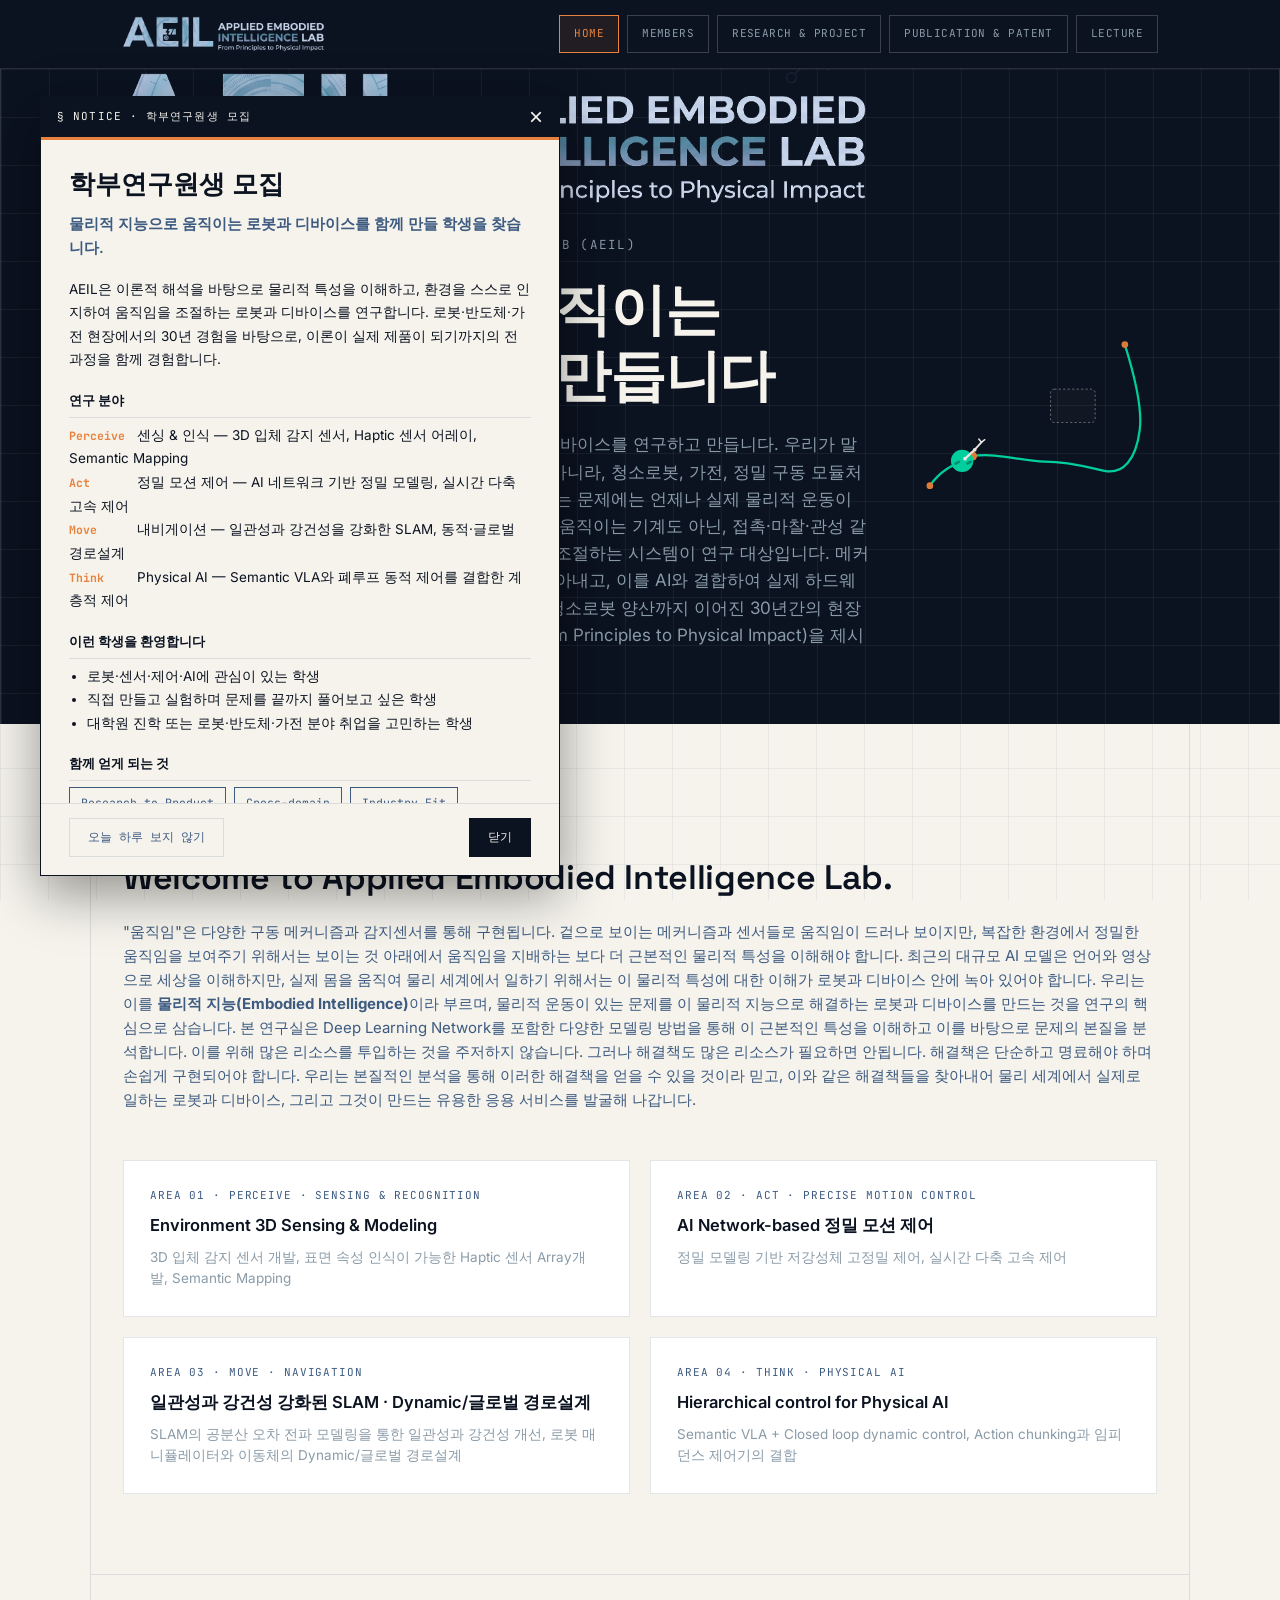
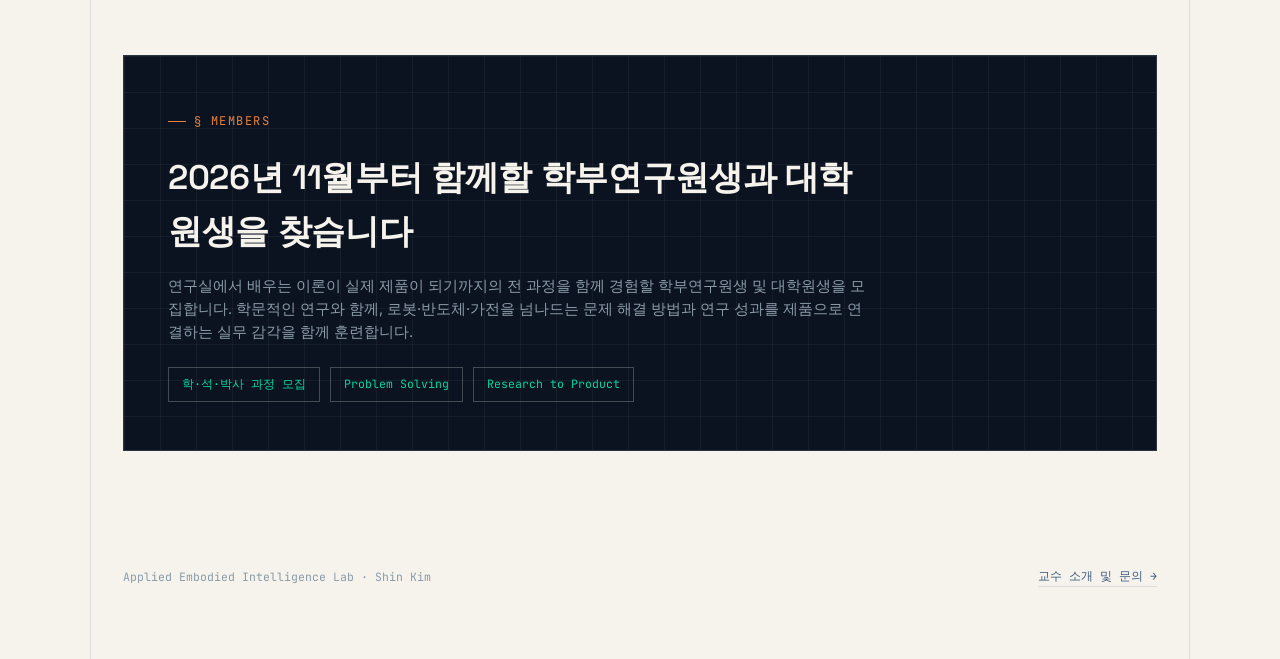
<file: index.html>
<!DOCTYPE html>
<html lang="ko">
<head>
<meta charset="UTF-8">
<meta name="viewport" content="width=device-width, initial-scale=1.0">
<title>Applied Embodied Intelligence Lab</title>
<link rel="preconnect" href="https://fonts.googleapis.com">
<link rel="preconnect" href="https://fonts.gstatic.com" crossorigin>
<link href="https://fonts.googleapis.com/css2?family=Space+Grotesk:wght@400;500;600;700&family=Inter:wght@400;500;600;700&family=JetBrains+Mono:wght@400;500;600&display=swap" rel="stylesheet">
<link rel="stylesheet" href="assets/style.css">
</head>
<body>
<div class="grid-bg"></div>

<nav class="navbar">
  <div class="navbar-inner">
    <a class="navbar-logo" href="index.html"><img src="assets/aeil_logo.png" alt="Applied Embodied Intelligence Lab"></a>
    <div class="navbar-menu">
      <div class="nav-item">
        <a href="index.html" class="navbar-link active">Home</a>
      </div>
      <div class="nav-item">
        <a href="members.html" class="navbar-link">Members</a>
        <div class="nav-dropdown">
          <a href="members.html#professor">Professor</a>
          <a href="members.html#students">Students</a>
          <a href="members.html#visiting">Visiting Researchers</a>
          <a href="members.html#alumni">Alumni</a>
          <a href="members.html#recruiting">Recruiting</a>
        </div>
      </div>
      <div class="nav-item">
        <a href="project.html" class="navbar-link">Research &amp; Project</a>
        <div class="nav-dropdown">
          <a href="project.html#vision-area">Research Vision &amp; Area</a>
          <a href="project.html#ongoing">Ongoing Project</a>
          <a href="project.html#advisory">Technical Advisory</a>
          <a href="project.html#track-record">Industry Track Record</a>
        </div>
      </div>
      <div class="nav-item">
        <a href="publications.html" class="navbar-link">Publication &amp; Patent</a>
        <div class="nav-dropdown">
          <a href="publications.html#papers">Journal &amp; Conference Papers</a>
          <a href="publications.html#patents">Patents</a>
        </div>
      </div>
      <div class="nav-item">
        <a href="lecture.html" class="navbar-link">Lecture</a>
        <div class="nav-dropdown">
          <a href="lecture.html#courses">Courses</a>
          <a href="lecture.html#seminar">Seminar</a>
        </div>
      </div>
    </div>
  </div>
</nav>

<!-- ================= HERO ================= -->
<section class="hero">
  <div class="hero-grid"></div>
  <div class="hero-inner">
    <div class="hero-content">
      <div class="hero-logo"><img src="assets/aeil_logo.png" alt="Applied Embodied Intelligence Lab logo"></div>
      <div class="hero-eyebrow"><b>Since 2026.09.01</b> · Applied Embodied Intelligence Lab (AEIL)</div>
      <h1><span>물리적 지능</span>으로 움직이는<br><span>로봇과 디바이스</span>를 만듭니다</h1>
      <p class="hero-sub">AEIL은 물리적 지능(Embodied Intelligence)을 갖춘 로봇과 디바이스를 연구하고 만듭니다.
        우리가 말하는 로봇은 휴머노이드나 매니퓰레이터 같은 큰 시스템만이 아니라, 청소로봇, 가전, 정밀 구동 모듈처럼
        움직임을 가진 작은 디바이스까지 포함합니다.
        우리가 다루는 문제에는 언제나 실제 물리적 운동이 있습니다. 화면 속에서만 동작하는 SW 지능도, 정해진 대로만 움직이는
        기계도 아닌, 접촉·마찰·관성 같은 물리적 특성을 이해하고 환경을 스스로 인지하여 움직임을 조절하는 시스템이 연구 대상입니다.
        메커니즘을 모델링하되 수식이 아닌 숫자가 갖는 물리적 의미를 찾아내고, 이를 AI와 결합하여 실제 하드웨어로 구현합니다.
        서비스로봇 개발, 반도체 생산설비, 가정용 청소로봇 양산까지 이어진 30년간의 현장 경험을 바탕으로,
        원리에서 출발해 실제 세상에 닿는 기술(From Principles to Physical Impact)을 제시합니다.</p>
    </div>
    <div class="hero-visual">
      <svg class="traj" viewBox="0 0 700 800" preserveAspectRatio="xMidYMid meet">
        <!-- 이동 궤적 (그려지는 트레일) -->
        <path class="trail" d="M 75 640 C 110 590, 150 580, 190 560 C 260 550, 320 575, 385 575 C 450 575, 500 590, 545 600 C 595 610, 630 570, 640 490 C 648 430, 625 340, 600 260" fill="none" stroke="#00D9A3" stroke-width="6" stroke-linecap="round"/>

        <!-- 장애물 -->
        <rect class="obstacle" x="400" y="380" width="120" height="90" rx="10" fill="rgba(245,243,236,0.05)" stroke="#F5F3EC" stroke-width="2" stroke-dasharray="6 6" opacity="0.55"/>

        <!-- 출발점 / 목적지 -->
        <circle cx="75" cy="640" r="9" fill="#E8823C"/>
        <circle cx="600" cy="260" r="9" fill="#E8823C"/>

        <!-- 이동형 매니퓰레이터 + 집는 물체 (반복 애니메이션, 경계에서 페이드) -->
        <g class="scene">
          <circle class="pickup-obj" r="12" fill="#E8823C">
            <animateMotion dur="8s" repeatCount="indefinite" begin="0s"
              keyPoints="0;0;1;1" keyTimes="0;0.38;0.85;1" calcMode="linear"
              path="M 190 560 C 260 550, 320 575, 385 575 C 450 575, 500 590, 545 600 C 595 610, 630 570, 640 490 C 648 430, 625 340, 600 260"/>
          </circle>

          <g class="robot">
            <circle class="base" r="30" fill="#00D9A3"/>
            <rect class="base-accent" x="-22" y="-6" width="16" height="7" rx="2" fill="#0B1220" opacity="0.35" transform="rotate(-30)"/>
            <rect class="base-accent" x="6" y="10" width="16" height="7" rx="2" fill="#0B1220" opacity="0.35" transform="rotate(-30)"/>
            <g class="arm">
              <line x1="8" y1="-6" x2="34" y2="-30" stroke="#F5F3EC" stroke-width="6" stroke-linecap="round"/>
              <circle cx="8" cy="-6" r="5" fill="#F5F3EC"/>
              <line x1="34" y1="-30" x2="52" y2="-50" stroke="#F5F3EC" stroke-width="5" stroke-linecap="round"/>
              <circle cx="34" cy="-30" r="5" fill="#F5F3EC"/>
              <path class="gripper" d="M 52 -50 L 45 -59 M 52 -50 L 61 -57" stroke="#F5F3EC" stroke-width="4" stroke-linecap="round" fill="none"/>
            </g>
            <animateMotion dur="8s" repeatCount="indefinite" begin="0s"
              keyPoints="0;0;0.22;0.22;1;1;1" keyTimes="0;0.06;0.28;0.38;0.85;0.95;1" calcMode="linear"
              path="M 75 640 C 110 590, 150 580, 190 560 C 260 550, 320 575, 385 575 C 450 575, 500 590, 545 600 C 595 610, 630 570, 640 490 C 648 430, 625 340, 600 260"/>
          </g>
        </g>
      </svg>
    </div>
  </div>
</section>

<!-- ================= WELCOME ================= -->
<section class="panel" id="welcome">
  <div class="tag">§ Welcome</div>
  <h2 class="section-title">Welcome to Applied Embodied Intelligence Lab.</h2>
  <p class="section-sub">
    "움직임"은 다양한 구동 메커니즘과 감지센서를 통해 구현됩니다. 겉으로 보이는 메커니즘과 센서들로 움직임이 드러나
    보이지만, 복잡한 환경에서 정밀한 움직임을 보여주기 위해서는 보이는 것 아래에서 움직임을 지배하는
    보다 더 근본적인 물리적 특성을 이해해야 합니다.
    최근의 대규모 AI 모델은 언어와 영상으로 세상을 이해하지만, 실제 몸을 움직여 물리 세계에서 일하기 위해서는
    이 물리적 특성에 대한 이해가 로봇과 디바이스 안에 녹아 있어야 합니다. 우리는 이를 <b>물리적 지능(Embodied Intelligence)</b>이라 부르며,
    물리적 운동이 있는 문제를 이 물리적 지능으로 해결하는 로봇과 디바이스를 만드는 것을 연구의 핵심으로 삼습니다.
    본 연구실은 Deep Learning Network를 포함한 다양한 모델링 방법을 통해
    이 근본적인 특성을 이해하고 이를 바탕으로 문제의 본질을 분석합니다.
    이를 위해 많은 리소스를 투입하는 것을 주저하지 않습니다.
    그러나 해결책도 많은 리소스가 필요하면 안됩니다. 해결책은 단순하고 명료해야 하며 손쉽게 구현되어야 합니다.
    우리는 본질적인 분석을 통해 이러한 해결책을 얻을 수 있을 것이라 믿고, 이와 같은 해결책들을 찾아내어
    물리 세계에서 실제로 일하는 로봇과 디바이스, 그리고 그것이 만드는 유용한 응용 서비스를 발굴해 나갑니다.
  </p>

  <div class="card-grid">
    <div class="card">
      <div class="k">Area 01 · Perceive · Sensing &amp; Recognition</div>
      <div class="v">Environment 3D Sensing & Modeling</div>
      <div class="d">3D 입체 감지 센서 개발, 표면 속성 인식이 가능한 Haptic 센서 Array개발, Semantic Mapping</div>
    </div>
    <div class="card">
      <div class="k">Area 02 · Act · Precise Motion Control</div>
      <div class="v">AI Network-based 정밀 모션 제어</div>
      <div class="d">정밀 모델링 기반 저강성체 고정밀 제어, 실시간 다축 고속 제어</div>
    </div>
    <div class="card">
      <div class="k">Area 03 · Move · Navigation</div>
      <div class="v">일관성과 강건성 강화된 SLAM · Dynamic/글로벌 경로설계</div>
      <div class="d">SLAM의 공분산 오차 전파 모델링을 통한 일관성과 강건성 개선, 로봇 매니퓰레이터와 이동체의 Dynamic/글로벌 경로설계</div>
    </div>
    <div class="card">
      <div class="k">Area 04 · Think · Physical AI</div>
      <div class="v">Hierarchical control for Physical AI</div>
      <div class="d">Semantic VLA + Closed loop dynamic control, Action chunking과 임피던스 제어기의 결합</div>
    </div>
  </div>
</section>

<!-- ================= RECRUITING CALLOUT ================= -->
<section class="panel" id="recruiting">
  <div class="callout-box">
    <div class="content">
      <div class="tag">§ Members</div>
      <h2 class="section-title">2026년 11월부터 함께할 학부연구원생과 대학원생을 찾습니다</h2>
      <p>연구실에서 배우는 이론이 실제 제품이 되기까지의 전 과정을 함께 경험할 학부연구원생 및 대학원생을 모집합니다. 학문적인 연구와 함께, 로봇·반도체·가전을 넘나드는 문제 해결 방법과 연구 성과를 제품으로 연결하는 실무 감각을 함께 훈련합니다.</p>
      <div class="callout-tags">
        <span>학·석·박사 과정 모집</span><span>Problem Solving</span><span>Research to Product</span>
      </div>
    </div>
  </div>
</section>

<footer>
  <div class="mono">Applied Embodied Intelligence Lab · Shin Kim</div>
  <a class="contact-link" href="members.html">교수 소개 및 문의 →</a>
</footer>

<!-- ================= NOTICE POPUP (학부연구원생 모집) =================
     공고를 내리려면 아래 NOTICE_ENABLED 값을 false로 바꾸세요. -->
<div class="notice-box" id="noticePopup" role="dialog" aria-labelledby="noticeTitle" hidden>
  <div class="notice-titlebar" data-notice-drag>
    <span class="notice-tag">§ Notice · 학부연구원생 모집</span>
    <button type="button" class="notice-x" data-notice-close aria-label="닫기">×</button>
  </div>
  <div class="notice-scroll">
    <h2 id="noticeTitle">학부연구원생 모집</h2>
    <p class="notice-lead">물리적 지능으로 움직이는 로봇과 디바이스를 함께 만들 학생을 찾습니다.</p>

    <div class="notice-body">
      <p>AEIL은 이론적 해석을 바탕으로 물리적 특성을 이해하고, 환경을 스스로 인지하여 움직임을 조절하는 로봇과 디바이스를 연구합니다.
        로봇·반도체·가전 현장에서의 30년 경험을 바탕으로, 이론이 실제 제품이 되기까지의 전 과정을 함께 경험합니다.</p>

      <h3>연구 분야</h3>
      <ul class="notice-areas">
        <li><b>Perceive</b> 센싱 &amp; 인식 — 3D 입체 감지 센서, Haptic 센서 어레이, Semantic Mapping</li>
        <li><b>Act</b> 정밀 모션 제어 — AI 네트워크 기반 정밀 모델링, 실시간 다축 고속 제어</li>
        <li><b>Move</b> 내비게이션 — 일관성과 강건성을 강화한 SLAM, 동적·글로벌 경로설계</li>
        <li><b>Think</b> Physical AI — Semantic VLA와 폐루프 동적 제어를 결합한 계층적 제어</li>
      </ul>

      <h3>이런 학생을 환영합니다</h3>
      <ul>
        <li>로봇·센서·제어·AI에 관심이 있는 학생</li>
        <li>직접 만들고 실험하며 문제를 끝까지 풀어보고 싶은 학생</li>
        <li>대학원 진학 또는 로봇·반도체·가전 분야 취업을 고민하는 학생</li>
      </ul>

      <h3>함께 얻게 되는 것</h3>
      <div class="notice-chips">
        <span>Research to Product</span><span>Cross-domain</span><span>Industry Fit</span>
      </div>

      <div class="notice-contact">
        관심 있는 학생은 메일 또는 전화로 연락해 주세요.<br>
        <b>지도교수</b> 김신 교수 ·
        <a href="mailto:shinkim@gachon.ac.kr">shinkim@gachon.ac.kr</a> ·
        <a href="tel:031-750-5877">031-750-5877</a><br>
        <b>교수연구실</b> AI관 702호
      </div>
    </div>
  </div>

  <div class="notice-actions">
    <button type="button" class="notice-btn-ghost" data-notice-hide-today>오늘 하루 보지 않기</button>
    <button type="button" class="notice-btn" data-notice-close>닫기</button>
  </div>
</div>

<script>
  (function () {
    const NOTICE_ENABLED = true;
    const KEY = "aeil-notice-hide-until";
    const popup = document.getElementById("noticePopup");
    if (!NOTICE_ENABLED || !popup) return;

    let hideUntil = 0;
    try { hideUntil = Number(localStorage.getItem(KEY)) || 0; } catch (e) {}
    if (Date.now() < hideUntil) return;

    const close = () => { popup.hidden = true; document.removeEventListener("keydown", onKey); };
    const onKey = (e) => { if (e.key === "Escape") close(); };

    popup.hidden = false;
    document.addEventListener("keydown", onKey);
    popup.querySelectorAll("[data-notice-close]").forEach((b) => b.addEventListener("click", close));

    // ---- 제목 표시줄을 끌어서 창 이동 (마우스·터치 공통) ----
    const bar = popup.querySelector("[data-notice-drag]");
    let dx = 0, dy = 0, dragging = false;
    const clamp = (v, min, max) => Math.max(min, Math.min(max, v));
    const place = (x, y) => {
      const maxX = window.innerWidth - popup.offsetWidth;
      const maxY = window.innerHeight - bar.offsetHeight;
      popup.style.left = clamp(x, 0, Math.max(0, maxX)) + "px";
      popup.style.top = clamp(y, 0, Math.max(0, maxY)) + "px";
    };
    bar.addEventListener("pointerdown", (e) => {
      if (e.target.closest("[data-notice-close]")) return;
      const r = popup.getBoundingClientRect();
      dx = e.clientX - r.left; dy = e.clientY - r.top; dragging = true;
      bar.setPointerCapture(e.pointerId);
      popup.classList.add("dragging");
    });
    bar.addEventListener("pointermove", (e) => { if (dragging) place(e.clientX - dx, e.clientY - dy); });
    const stop = () => { dragging = false; popup.classList.remove("dragging"); };
    bar.addEventListener("pointerup", stop);
    bar.addEventListener("pointercancel", stop);
    window.addEventListener("resize", () => {
      if (popup.style.left) place(parseFloat(popup.style.left), parseFloat(popup.style.top));
    });
    popup.querySelector("[data-notice-hide-today]").addEventListener("click", () => {
      const end = new Date(); end.setHours(23, 59, 59, 999);
      try { localStorage.setItem(KEY, String(end.getTime())); } catch (e) {}
      close();
    });
  })();
</script>

</body>
</html>
</file>
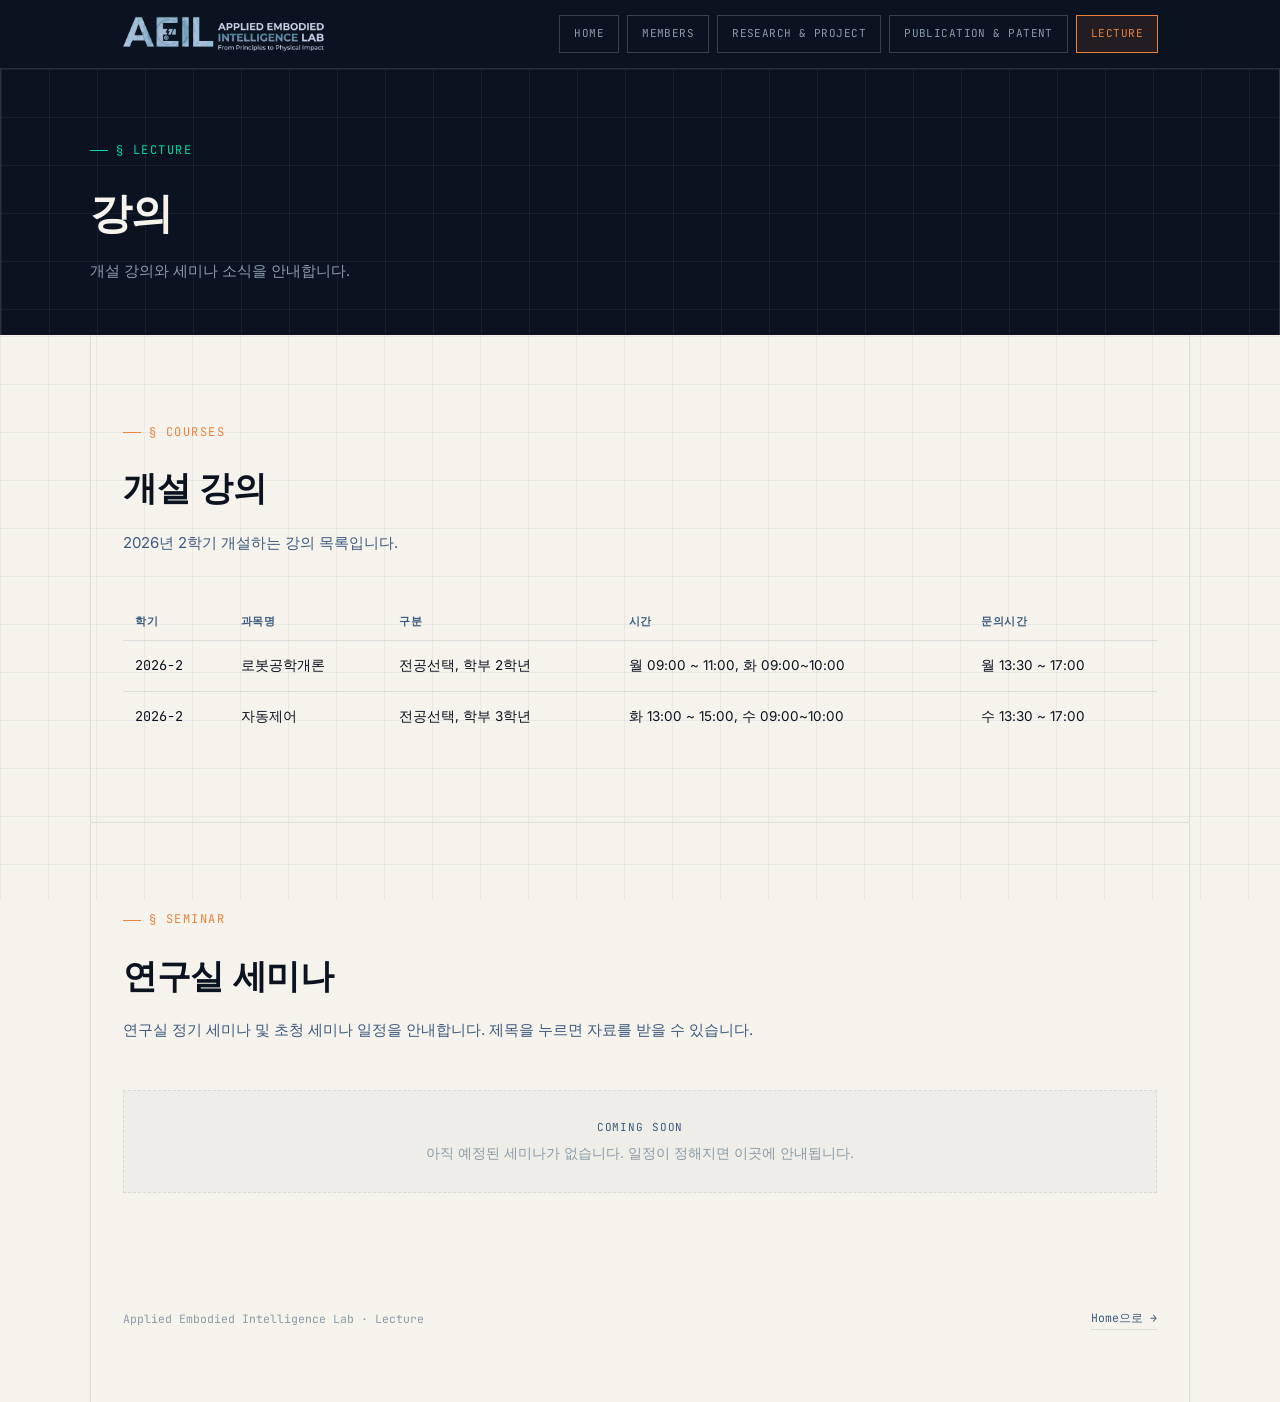
<file: lecture.html>
<!DOCTYPE html>
<html lang="ko">
<head>
<meta charset="UTF-8">
<meta name="viewport" content="width=device-width, initial-scale=1.0">
<title>Lecture — Applied Embodied Intelligence Lab</title>
<link rel="preconnect" href="https://fonts.googleapis.com">
<link rel="preconnect" href="https://fonts.gstatic.com" crossorigin>
<link href="https://fonts.googleapis.com/css2?family=Space+Grotesk:wght@400;500;600;700&family=Inter:wght@400;500;600;700&family=JetBrains+Mono:wght@400;500;600&display=swap" rel="stylesheet">
<link rel="stylesheet" href="assets/style.css">
</head>
<body>
<div class="grid-bg"></div>

<nav class="navbar">
  <div class="navbar-inner">
    <a class="navbar-logo" href="index.html"><img src="assets/aeil_logo.png" alt="Applied Embodied Intelligence Lab"></a>
    <div class="navbar-menu">
      <div class="nav-item">
        <a href="index.html" class="navbar-link">Home</a>
      </div>
      <div class="nav-item">
        <a href="members.html" class="navbar-link">Members</a>
        <div class="nav-dropdown">
          <a href="members.html#professor">Professor</a>
          <a href="members.html#students">Students</a>
          <a href="members.html#visiting">초빙연구원</a>
          <a href="members.html#alumni">Alumni</a>
          <a href="members.html#recruiting">Recruiting</a>
        </div>
      </div>
      <div class="nav-item">
        <a href="project.html" class="navbar-link">Research &amp; Project</a>
        <div class="nav-dropdown">
          <a href="project.html#vision-area">Research Vision &amp; Area</a>
          <a href="project.html#ongoing">Ongoing Project</a>
          <a href="project.html#advisory">Technical Advisory</a>
          <a href="project.html#track-record">Industry Track Record</a>
        </div>
      </div>
      <div class="nav-item">
        <a href="publications.html" class="navbar-link">Publication &amp; Patent</a>
        <div class="nav-dropdown">
          <a href="publications.html#papers">Journal &amp; Conference Papers</a>
          <a href="publications.html#patents">Patents</a>
        </div>
      </div>
      <div class="nav-item">
        <a href="lecture.html" class="navbar-link active">Lecture</a>
        <div class="nav-dropdown">
          <a href="lecture.html#courses">Courses</a>
          <a href="lecture.html#seminar">Seminar</a>
        </div>
      </div>
    </div>
  </div>
</nav>

<header class="page-header">
  <div class="page-header-inner">
    <div class="tag">§ Lecture</div>
    <h1>강의</h1>
    <p>개설 강의와 세미나 소식을 안내합니다.</p>
  </div>
</header>

<!-- ================= COURSES ================= -->
<section class="panel" id="courses">
  <div class="tag">§ Courses</div>
  <h2 class="section-title">개설 강의</h2>
  <p class="section-sub">2026년 2학기 개설하는 강의 목록입니다.</p>

  <table class="simple-table">
    <thead>
      <tr><th>학기</th><th>과목명</th><th>구분</th><th>시간</th><th>문의시간</th></tr>
    </thead>
    <tbody>
      <tr><td class="mono">2026-2</td><td>로봇공학개론</td><td>전공선택, 학부 2학년</td><td>월 09:00 ~ 11:00, 화 09:00~10:00</td><td>월 13:30 ~ 17:00</td></tr>
      <tr><td class="mono">2026-2</td><td>자동제어</td><td>전공선택, 학부 3학년</td><td>화 13:00 ~ 15:00, 수 09:00~10:00</td><td>수 13:30 ~ 17:00</td></tr>
    </tbody>
  </table>
</section>

<!-- ================= SEMINAR ================= -->
<section class="panel" id="seminar">
  <div class="tag">§ Seminar</div>
  <h2 class="section-title">연구실 세미나</h2>
  <p class="section-sub">연구실 정기 세미나 및 초청 세미나 일정을 안내합니다. 제목을 누르면 자료를 받을 수 있습니다.</p>
  <div id="seminarContainer"></div>
</section>

<footer>
  <div class="mono">Applied Embodied Intelligence Lab · Lecture</div>
  <a class="contact-link" href="index.html">Home으로 →</a>
</footer>

<script>
  // ---- 세미나 데이터 --------------------------------------------------
  // 세미나가 정해지면 아래 배열에 항목을 추가하세요.
  // { title, date, location, speaker, file(assets/seminar/ 안의 PDF 경로) }
  const seminars = [
  ];

  function escapeHtml(str) {
    const div = document.createElement("div");
    div.textContent = str == null ? "" : String(str);
    return div.innerHTML;
  }

  // fetch(HEAD)로 세미나 자료 파일 존재 여부를 확인해, 있으면 제목을
  // 다운로드 링크로, 없으면 제목 옆에 "파일없음"을 표시합니다.
  async function checkSeminarFile(url, id, title) {
    let ok = false;
    try {
      const res = await fetch(url, { method: "HEAD", cache: "no-store" });
      ok = res.ok;
    } catch (e) {
      ok = false;
    }
    const el = document.getElementById(id);
    if (!el) return;
    if (ok) {
      el.innerHTML = `<a href="${url}" class="sem-title" target="_blank" rel="noopener">${escapeHtml(title)}</a>`;
    } else {
      el.innerHTML = `<span class="sem-title sem-title-missing">${escapeHtml(title)}</span> <span class="file-missing">파일없음</span>`;
    }
  }

  function renderSeminars() {
    const container = document.getElementById("seminarContainer");
    if (!seminars.length) {
      container.innerHTML = `<div class="tbd"><span class="mono">Coming soon</span>아직 예정된 세미나가 없습니다. 일정이 정해지면 이곳에 안내됩니다.</div>`;
      return;
    }
    const ids = seminars.map((_, i) => "sf" + i);
    container.innerHTML = `<div class="seminar-list">` + seminars.map((s, i) => `
        <div class="seminar-item">
          <div id="${ids[i]}">${escapeHtml(s.title)}</div>
          <div class="sem-meta">
            <span>${escapeHtml(s.speaker || "")}</span>
            <span>${escapeHtml(s.date || "")}</span>
            <span>${escapeHtml(s.location || "")}</span>
          </div>
        </div>`).join("") + `</div>`;
    seminars.forEach((s, i) => checkSeminarFile(s.file, ids[i], s.title));
  }

  renderSeminars();
</script>

</body>
</html>
</file>
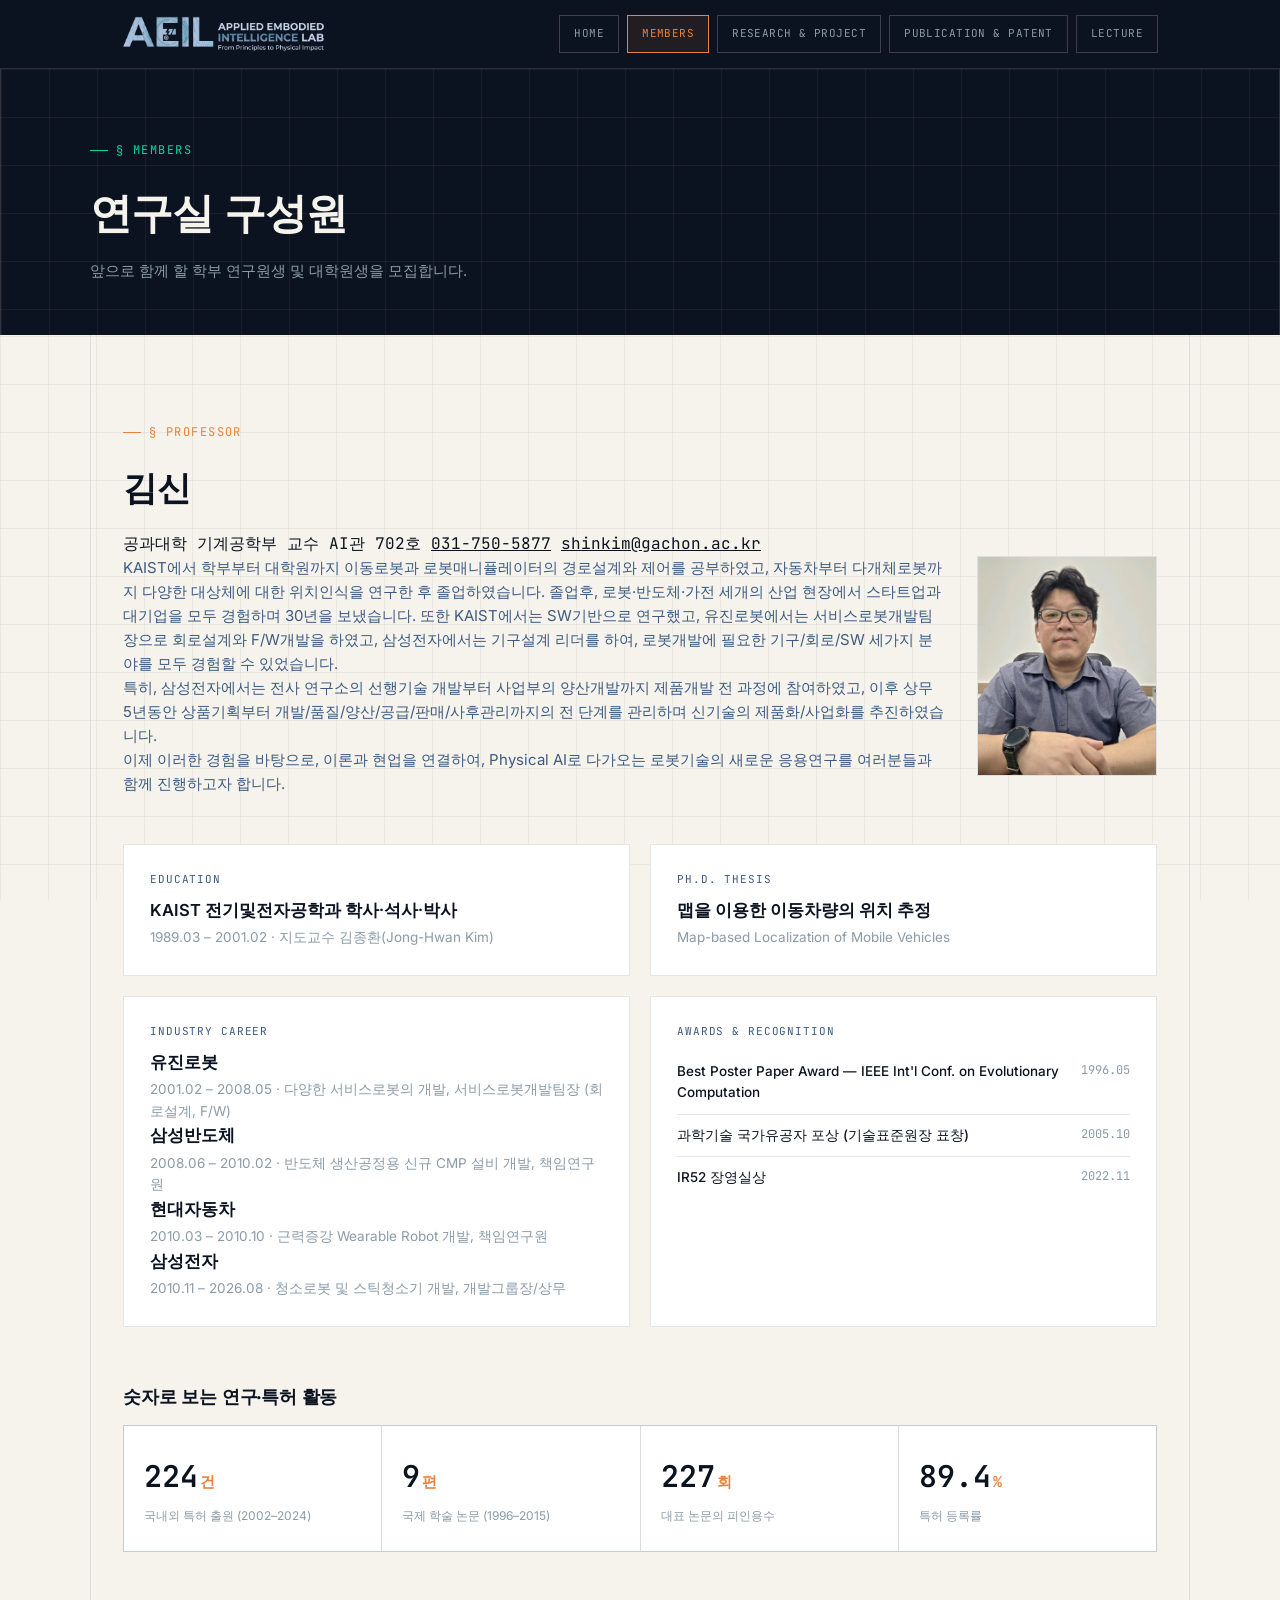
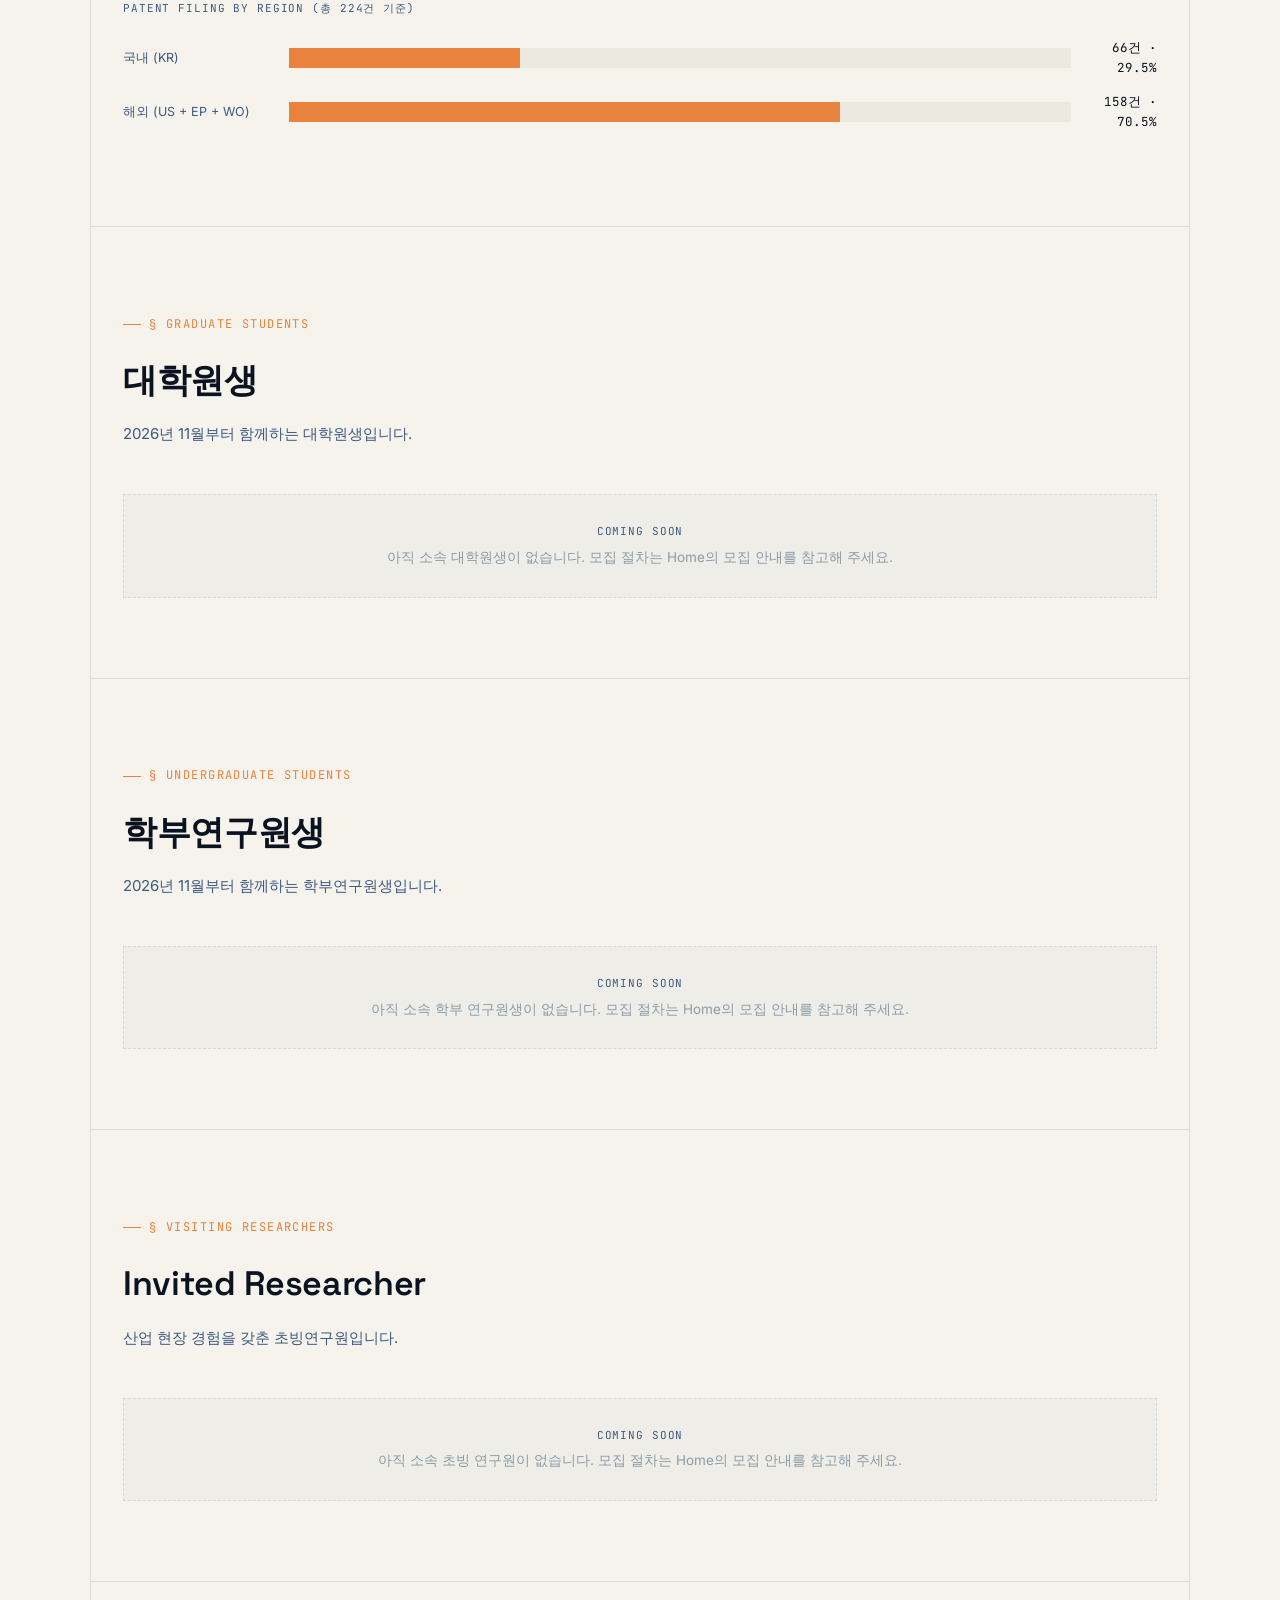
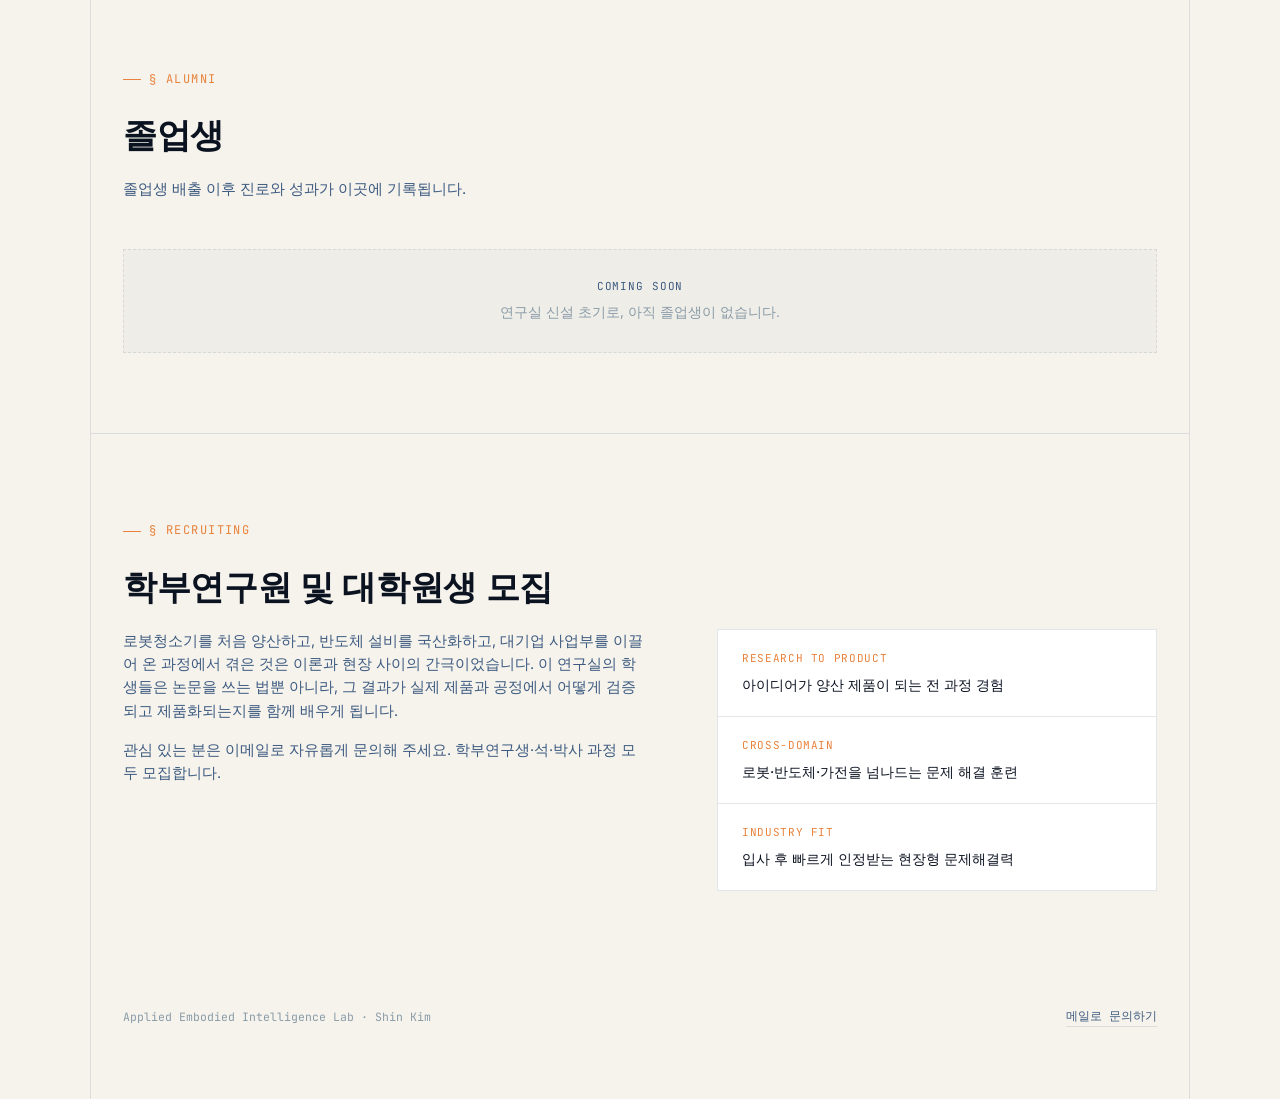
<file: members.html>
<!DOCTYPE html>
<html lang="ko">
<head>
<meta charset="UTF-8">
<meta name="viewport" content="width=device-width, initial-scale=1.0">
<title>Members — Applied Embodied Intelligence Lab</title>
<link rel="preconnect" href="https://fonts.googleapis.com">
<link rel="preconnect" href="https://fonts.gstatic.com" crossorigin>
<link href="https://fonts.googleapis.com/css2?family=Space+Grotesk:wght@400;500;600;700&family=Inter:wght@400;500;600;700&family=JetBrains+Mono:wght@400;500;600&display=swap" rel="stylesheet">
<link rel="stylesheet" href="assets/style.css">
</head>
<body>
<div class="grid-bg"></div>

<nav class="navbar">
  <div class="navbar-inner">
    <a class="navbar-logo" href="index.html"><img src="assets/aeil_logo.png" alt="Applied Embodied Intelligence Lab"></a>
    <div class="navbar-menu">
      <div class="nav-item">
        <a href="index.html" class="navbar-link">Home</a>
      </div>
      <div class="nav-item">
        <a href="members.html" class="navbar-link active">Members</a>
        <div class="nav-dropdown">
          <a href="members.html#professor">Professor</a>
          <a href="members.html#students">Students</a>
          <a href="members.html#visiting">Visiting Researchers</a>
          <a href="members.html#alumni">Alumni</a>
          <a href="members.html#recruiting">Recruiting</a>
        </div>
      </div>
      <div class="nav-item">
        <a href="project.html" class="navbar-link">Research &amp; Project</a>
        <div class="nav-dropdown">
          <a href="project.html#vision-area">Research Vision &amp; Area</a>
          <a href="project.html#ongoing">Ongoing Project</a>
          <a href="project.html#advisory">Technical Advisory</a>
          <a href="project.html#track-record">Industry Track Record</a>
        </div>
      </div>
      <div class="nav-item">
        <a href="publications.html" class="navbar-link">Publication &amp; Patent</a>
        <div class="nav-dropdown">
          <a href="publications.html#papers">Journal &amp; Conference Papers</a>
          <a href="publications.html#patents">Patents</a>
        </div>
      </div>
      <div class="nav-item">
        <a href="lecture.html" class="navbar-link">Lecture</a>
        <div class="nav-dropdown">
          <a href="lecture.html#courses">Courses</a>
          <a href="lecture.html#seminar">Seminar</a>
        </div>
      </div>
    </div>
  </div>
</nav>

<header class="page-header">
  <div class="page-header-inner">
    <div class="tag">§ Members</div>
    <h1>연구실 구성원</h1>
    <p>앞으로 함께 할 학부 연구원생 및 대학원생을 모집합니다.</p>
  </div>
</header>

<!-- ================= PROFESSOR ================= -->
<section class="panel" id="professor">
  <div class="tag">§ Professor</div>
  <h2 class="section-title">김신</h2>
  <div class="professor-meta mono">
    <span>공과대학 기계공학부 교수</span>
    <span>AI관 702호</span>
    <a href="tel:031-750-5877">031-750-5877</a>
    <a href="mailto:shinkim@gachon.ac.kr">shinkim@gachon.ac.kr</a>
  </div>
  <div class="professor-intro">
    <p class="section-sub">KAIST에서 학부부터 대학원까지 이동로봇과 로봇매니퓰레이터의 경로설계와 제어를 공부하였고, 
      자동차부터 다개체로봇까지 다양한 대상체에 대한 위치인식을 연구한 후 졸업하였습니다. 
      졸업후, 로봇·반도체·가전 세개의 산업 현장에서 스타트업과 대기업을 모두 경험하며 30년을 보냈습니다.
      또한 KAIST에서는 SW기반으로 연구했고, 유진로봇에서는 서비스로봇개발팀장으로 회로설계와 F/W개발을 하였고,
      삼성전자에서는 기구설계 리더를 하여, 로봇개발에 필요한 기구/회로/SW 세가지 분야를 모두 경험할 수 있었습니다. <br>
      특히, 삼성전자에서는 전사 연구소의 선행기술 개발부터 사업부의 양산개발까지 제품개발 전 과정에 참여하였고,
      이후 상무 5년동안 상품기획부터 개발/품질/양산/공급/판매/사후관리까지의 전 단계를 관리하며 신기술의
      제품화/사업화를 추진하였습니다.<br>
      이제 이러한 경험을 바탕으로, 이론과 현업을 연결하여, Physical AI로 다가오는 로봇기술의 새로운 응용연구를 여러분들과 함께 진행하고자 합니다.
    </p>
    <div class="professor-photo"><img src="assets/shinkim_photo.jpg" alt="김신 교수" onerror="this.style.display='none'"></div>
  </div>

  <div class="card-grid">
    <div class="credential-card">
      <div class="k">Education</div>
      <div class="v">KAIST 전기및전자공학과 학사·석사·박사</div>
      <div class="d">1989.03 – 2001.02 · 지도교수 김종환(Jong-Hwan Kim)</div>
    </div>
    <div class="credential-card">
      <div class="k">Ph.D. Thesis</div>
      <div class="v">맵을 이용한 이동차량의 위치 추정</div>
      <div class="d">Map-based Localization of Mobile Vehicles</div>
    </div>
    <div class="credential-card">
      <div class="k">Industry Career</div>
      <div class="v">유진로봇</div>
      <div class="d">2001.02 – 2008.05 · 다양한 서비스로봇의 개발, 서비스로봇개발팀장 (회로설계, F/W)</div>
      <div class="v">삼성반도체</div>
      <div class="d">2008.06 – 2010.02 · 반도체 생산공정용 신규 CMP 설비 개발, 책임연구원</div>
      <div class="v">현대자동차</div>
      <div class="d">2010.03 – 2010.10 · 근력증강 Wearable Robot 개발, 책임연구원</div>
      <div class="v">삼성전자</div>
      <div class="d">2010.11 – 2026.08 · 청소로봇 및 스틱청소기 개발, 개발그룹장/상무</div>
    </div>
    <div class="credential-card">
      <div class="k">Awards &amp; Recognition</div>
      <div class="award-list">
        <div class="award-item"><span class="a-name">Best Poster Paper Award — IEEE Int'l Conf. on Evolutionary Computation</span><span class="a-date">1996.05</span></div>
        <div class="award-item"><span class="a-name">과학기술 국가유공자 포상 (기술표준원장 표창)</span><span class="a-date">2005.10</span></div>
        <div class="award-item"><span class="a-name">IR52 장영실상</span><span class="a-date">2022.11</span></div>
      </div>
    </div>
  </div>

  <h2 class="section-title" style="margin-top:56px; font-size:18px;">숫자로 보는 연구·특허 활동</h2>
  <div class="stat-grid">
    <div class="stat-box"><div class="big">224<span class="unit">건</span></div><div class="cap">국내외 특허 출원 (2002–2024)</div></div>
    <div class="stat-box"><div class="big">9<span class="unit">편</span></div><div class="cap">국제 학술 논문 (1996–2015)</div></div>
    <div class="stat-box"><div class="big">227<span class="unit">회</span></div><div class="cap">대표 논문의 피인용수</div></div>
    <div class="stat-box"><div class="big">89.4<span class="unit">%</span></div><div class="cap">특허 등록률</div></div>
  </div>

  <div class="k mono" style="font-size:11px; color:var(--steel); text-transform:uppercase; letter-spacing:0.08em; margin-bottom:20px;">Patent Filing by Region (총 224건 기준)</div>
  <div class="bar-chart">
    <div class="bar-row"><div class="name">국내 (KR)</div><div class="bar-track"><div class="bar-fill" style="width:29.5%"></div></div><div class="val mono">66건 · 29.5%</div></div>
    <div class="bar-row"><div class="name">해외 (US + EP + WO)</div><div class="bar-track"><div class="bar-fill" style="width:70.5%"></div></div><div class="val mono">158건 · 70.5%</div></div>
  </div>
</section>

<!-- ================= GRADUATE STUDENTS ================= -->
<section class="panel" id="students">
  <div class="tag">§ Graduate Students</div>
  <h2 class="section-title">대학원생</h2>
  <p class="section-sub">2026년 11월부터 함께하는 대학원생입니다.</p>

  <div class="tbd">
    <span class="mono">Coming soon</span>
    아직 소속 대학원생이 없습니다. 모집 절차는 Home의 모집 안내를 참고해 주세요.
  </div>

<!--
  <div class="member-grid">
    <div class="member-card">
      <div class="member-photo"><img src="assets/members/grad1.jpg" alt="대학원학생1" onerror="this.style.display='none'"></div>
      <div class="member-body">
        <div class="member-name">대학원학생1</div>
        <div class="member-role mono">석사과정 1년차</div>
        <div class="member-bio">OO대학교 OO공학과 졸업. 이동로봇 위치인식(SLAM)과 센서 데이터 처리에 관심이 있습니다.</div>
        <p class="member-intro">"움직임 뒤에 숨은 물리적 의미를 정밀하게 분석하는 연구가 재미있어서 이 연구실에 합류했습니다. 이론과 실제 시스템을 함께 다루며 깊이 있게 공부하고 싶습니다."</p>
      </div>
    </div>
    <div class="member-card">
      <div class="member-photo"><img src="assets/members/grad2.jpg" alt="대학원학생2" onerror="this.style.display='none'"></div>
      <div class="member-body">
        <div class="member-name">대학원학생2</div>
        <div class="member-role mono">석사과정 1년차</div>
        <div class="member-bio">OO대학교 OO공학과 졸업. 로봇 매니퓰레이터의 정밀 모션 제어에 관심이 있습니다.</div>
        <p class="member-intro">"연구 결과가 실제 제품으로 이어지는 과정을 직접 경험하고 싶어서 지원했습니다. 이론에만 머무르지 않는 실용적인 연구를 하고 싶습니다."</p>
      </div>
    </div>
  </div>
-->

</section>

<!-- ================= UNDERGRADUATE STUDENTS ================= -->
<section class="panel" id="undergraduate-students">
  <div class="tag">§ Undergraduate Students</div>
  <h2 class="section-title">학부연구원생</h2>
  <p class="section-sub">2026년 11월부터 함께하는 학부연구원생입니다.</p>

  <div class="tbd">
    <span class="mono">Coming soon</span>
    아직 소속 학부 연구원생이 없습니다. 모집 절차는 Home의 모집 안내를 참고해 주세요.
  </div>

<!--
  <div class="member-grid">
    <div class="member-card">
      <div class="member-photo"><img src="assets/members/undergrad1.jpg" alt="학부학생1" onerror="this.style.display='none'"></div>
      <div class="member-body">
        <div class="member-name">학부학생1</div>
        <div class="member-role mono">학부연구생 · 3학년</div>
        <div class="member-bio">기계공학과 재학 중. 로봇 하드웨어 설계와 3D 프린팅 프로토타이핑에 관심이 있습니다.</div>
        <p class="member-intro">"수업에서 배운 이론을 실제 로봇으로 만들어보고 싶어서 연구실에 지원했습니다. 대학원 진학을 목표로 열심히 배우고 있습니다."</p>
      </div>
    </div>
    <div class="member-card">
      <div class="member-photo"><img src="assets/members/undergrad2.jpg" alt="학부학생2" onerror="this.style.display='none'"></div>
      <div class="member-body">
        <div class="member-name">학부학생2</div>
        <div class="member-role mono">학부연구생 · 3학년</div>
        <div class="member-bio">전자공학과 재학 중. 센서 신호처리와 임베디드 프로그래밍에 관심이 있습니다.</div>
        <p class="member-intro">"직접 회로를 설계하고 코드를 짜서 로봇이 움직이는 걸 보는 게 즐겁습니다. 연구실에서 더 깊이 있는 프로젝트를 경험하고 싶습니다."</p>
      </div>
    </div>
  </div>
-->

</section>


<!-- ================= VISITING RESEARCHERS ================= -->
<section class="panel" id="visiting">
  <div class="tag">§ Visiting Researchers</div>
  <h2 class="section-title">Invited Researcher</h2>
  <p class="section-sub">산업 현장 경험을 갖춘 초빙연구원입니다.</p>

  <div class="tbd">
    <span class="mono">Coming soon</span>
    아직 소속 초빙 연구원이 없습니다. 모집 절차는 Home의 모집 안내를 참고해 주세요.
  </div>

<!--


  <div class="member-grid">
    <div class="member-card">
      <div class="member-photo"><img src="assets/members/visiting1.jpg" alt="초빙연구원1" onerror="this.style.display='none'"></div>
      <div class="member-body">
        <div class="member-name">초빙연구원1</div>
        <div class="member-role mono">초빙연구원 · 전 OO기업 책임연구원</div>
        <div class="member-bio">반도체 설비 정밀 공정 제어 분야에서 15년간 근무. CMP 설비 국산화 프로젝트 참여 경험.</div>
        <p class="member-intro">"현장에서 쌓은 공정 제어 노하우를 이론적으로 정리하고, 다음 세대 연구자들과 나누고 싶어 참여하게 되었습니다."</p>
      </div>
    </div>
    <div class="member-card">
      <div class="member-photo"><img src="assets/members/visiting2.jpg" alt="초빙연구원2" onerror="this.style.display='none'"></div>
      <div class="member-body">
        <div class="member-name">초빙연구원2</div>
        <div class="member-role mono">초빙연구원 · 전 OO기업 수석연구원</div>
        <div class="member-bio">서비스로봇 양산 개발 분야에서 20년간 근무. 로봇청소기 다수 기종 개발 총괄 경험.</div>
        <p class="member-intro">"아이디어가 실제 양산 제품이 되기까지의 노하우를 연구실 학생들과 함께 나누고, 산학협력 과제도 함께 발굴하고자 합니다."</p>
      </div>
    </div>
  </div>
-->

</section>

<!-- ================= ALUMNI ================= -->
<section class="panel" id="alumni">
  <div class="tag">§ Alumni</div>
  <h2 class="section-title">졸업생</h2>
  <p class="section-sub">졸업생 배출 이후 진로와 성과가 이곳에 기록됩니다.</p>
  <div class="tbd">
    <span class="mono">Coming soon</span>
    연구실 신설 초기로, 아직 졸업생이 없습니다.
  </div>

<!--
  <div class="member-grid">
    <div class="member-card">
      <div class="member-photo"><img src="assets/members/alumni1.jpg" alt="졸업생1" onerror="this.style.display='none'"></div>
      <div class="member-body">
        <div class="member-name">졸업생1</div>
        <div class="member-role mono">석사 졸업 (2027.02) · 現 OO기업 연구원</div>
        <div class="member-bio">이동로봇 위치인식(SLAM) 연구로 석사 학위 취득. 졸업 후 로봇 소프트웨어 개발 부서에 입사했습니다.</div>
        <p class="member-intro">"연구실에서 배운 문제 해결 방식이 실무에서도 그대로 통한다는 걸 느끼고 있습니다."</p>
      </div>
    </div>
    <div class="member-card">
      <div class="member-photo"><img src="assets/members/alumni2.jpg" alt="졸업생2" onerror="this.style.display='none'"></div>
      <div class="member-body">
        <div class="member-name">졸업생2</div>
        <div class="member-role mono">석사 졸업 (2027.08) · 現 OO대학원 박사과정</div>
        <div class="member-bio">로봇 매니퓰레이터 힘/위치 제어 연구로 석사 학위 취득. 관련 분야 박사과정으로 진학했습니다.</div>
        <p class="member-intro">"석사 과정에서 다룬 주제를 더 깊이 파고들고 싶어 진학을 결정했습니다."</p>
      </div>
    </div>
  </div>
-->

</section>

<!-- ================= RECRUITING ================= -->
<section class="panel" id="recruiting">
  <div class="tag">§ Recruiting</div>
  <h2 class="section-title">학부연구원 및 대학원생 모집</h2>
  <div class="split-wrap">
    <div class="split-text">
      <p>로봇청소기를 처음 양산하고, 반도체 설비를 국산화하고, 대기업 사업부를 이끌어 온 과정에서 겪은 것은 이론과 현장 사이의 간극이었습니다. 이 연구실의 학생들은 논문을 쓰는 법뿐 아니라, 그 결과가 실제 제품과 공정에서 어떻게 검증되고 제품화되는지를 함께 배우게 됩니다.</p>
      <p>관심 있는 분은 이메일로 자유롭게 문의해 주세요. 학부연구생·석·박사 과정 모두 모집합니다.</p>
    </div>
    <div class="split-list">
      <div class="split-item"><div class="s-k">Research to Product</div><div class="s-v">아이디어가 양산 제품이 되는 전 과정 경험</div></div>
      <div class="split-item"><div class="s-k">Cross-domain</div><div class="s-v">로봇·반도체·가전을 넘나드는 문제 해결 훈련</div></div>
      <div class="split-item"><div class="s-k">Industry Fit</div><div class="s-v">입사 후 빠르게 인정받는 현장형 문제해결력</div></div>
    </div>
  </div>
</section>

<footer>
  <div class="mono">Applied Embodied Intelligence Lab · Shin Kim </div>
  <a class="contact-link" href="mailto:shinkim@gachon.ac.kr">메일로 문의하기</a>
</footer>

</body>
</html>
</file>
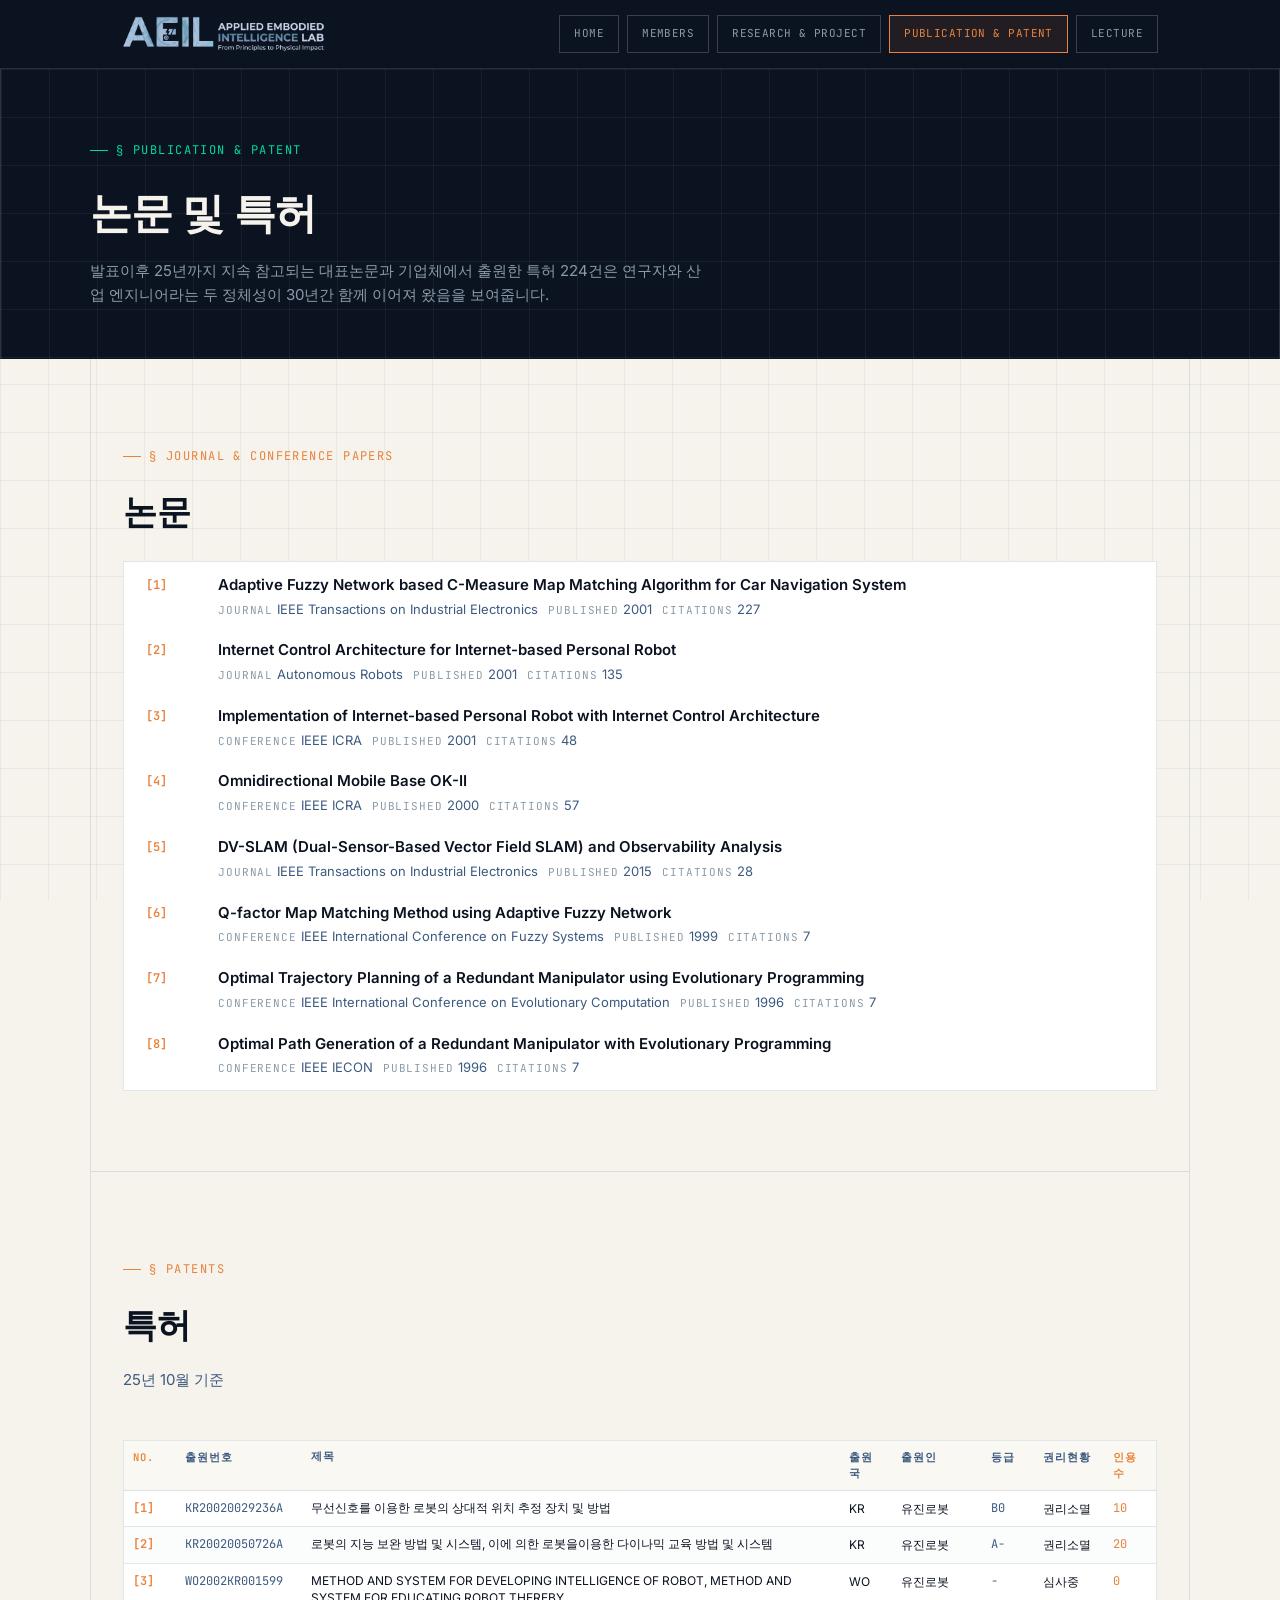
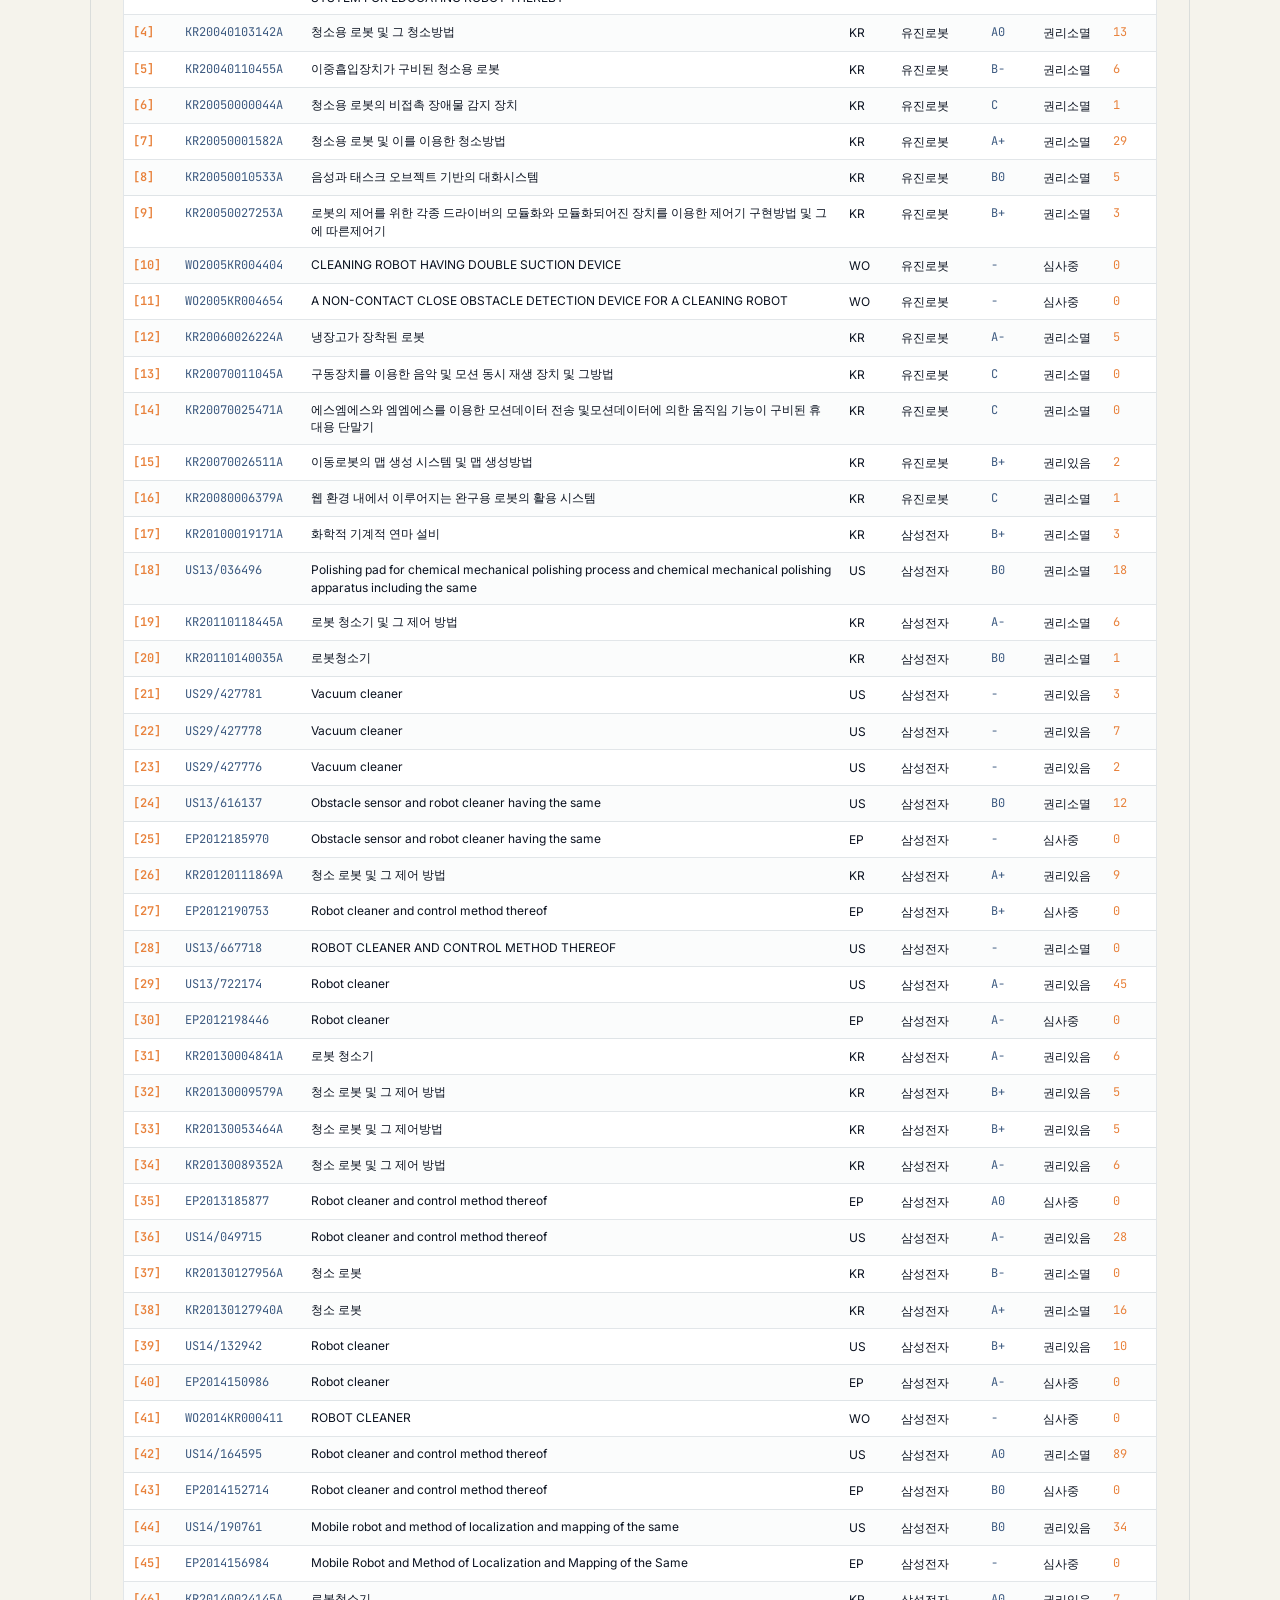
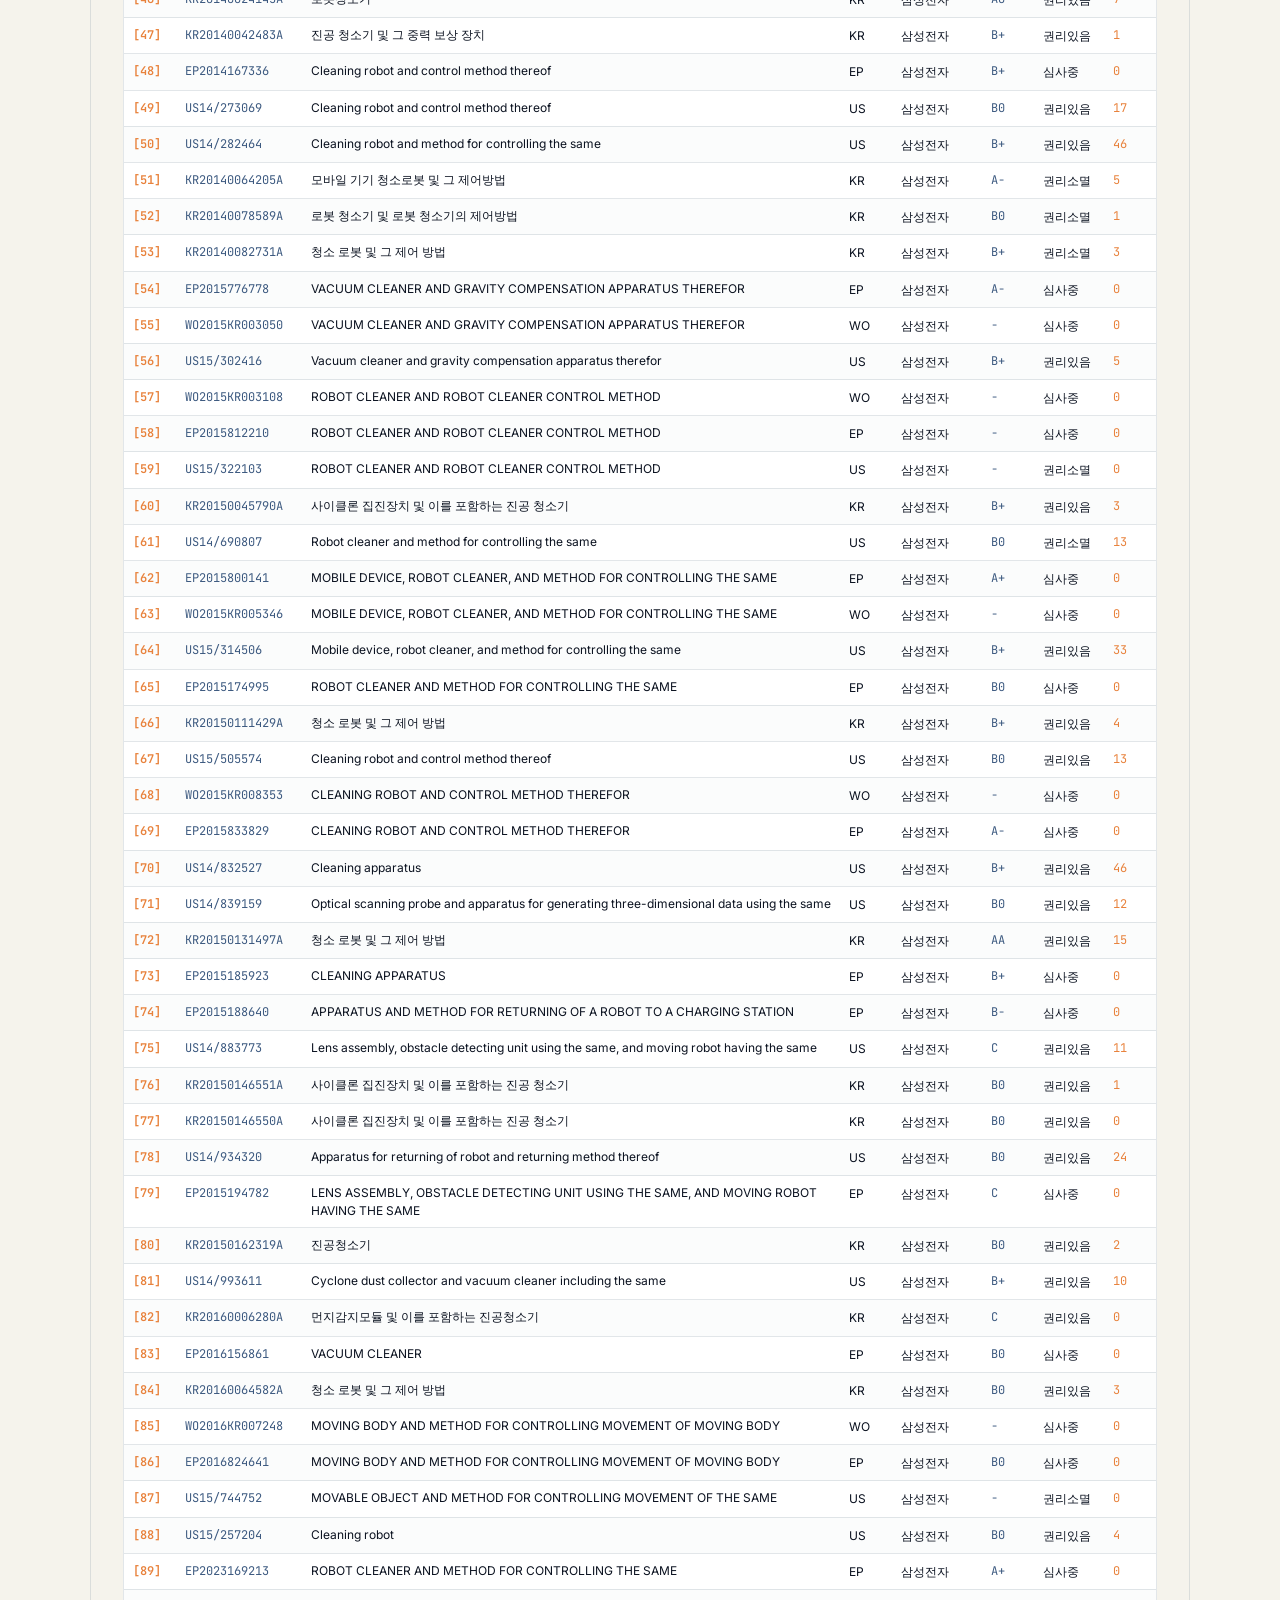
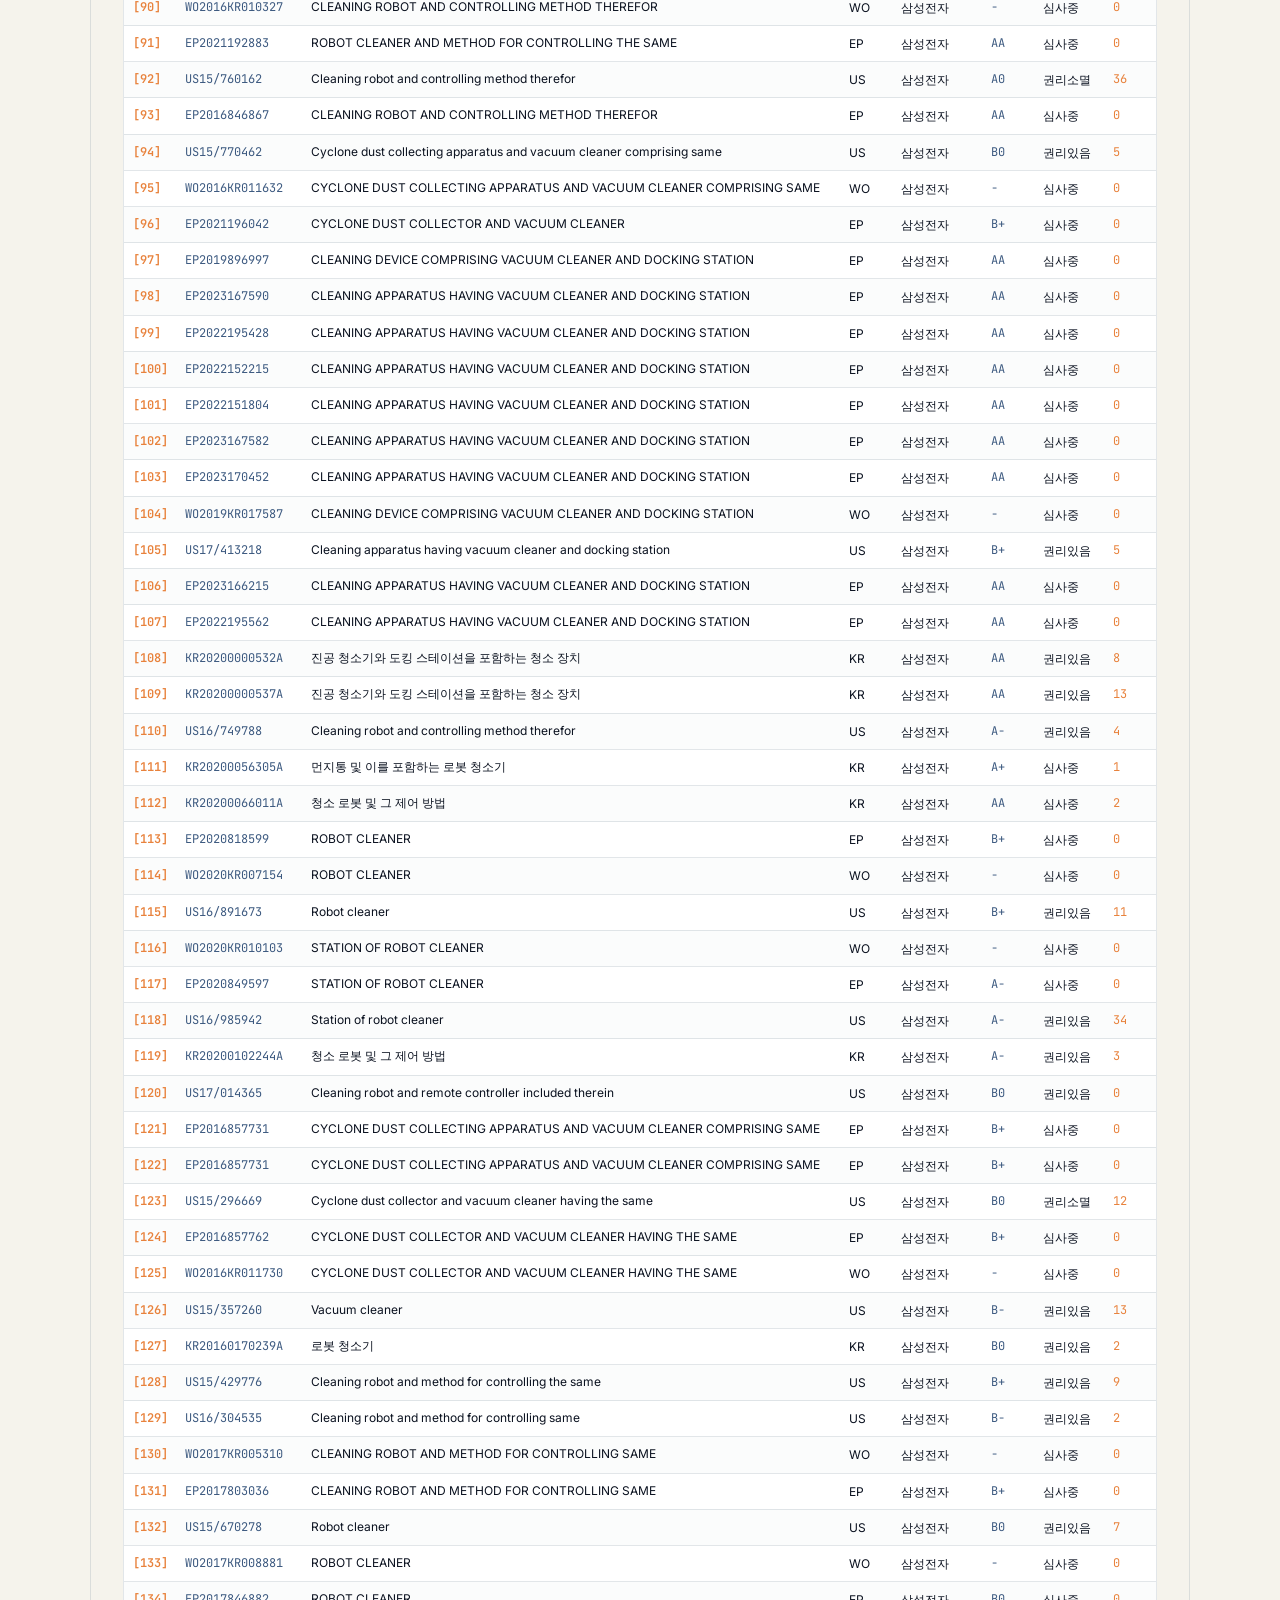
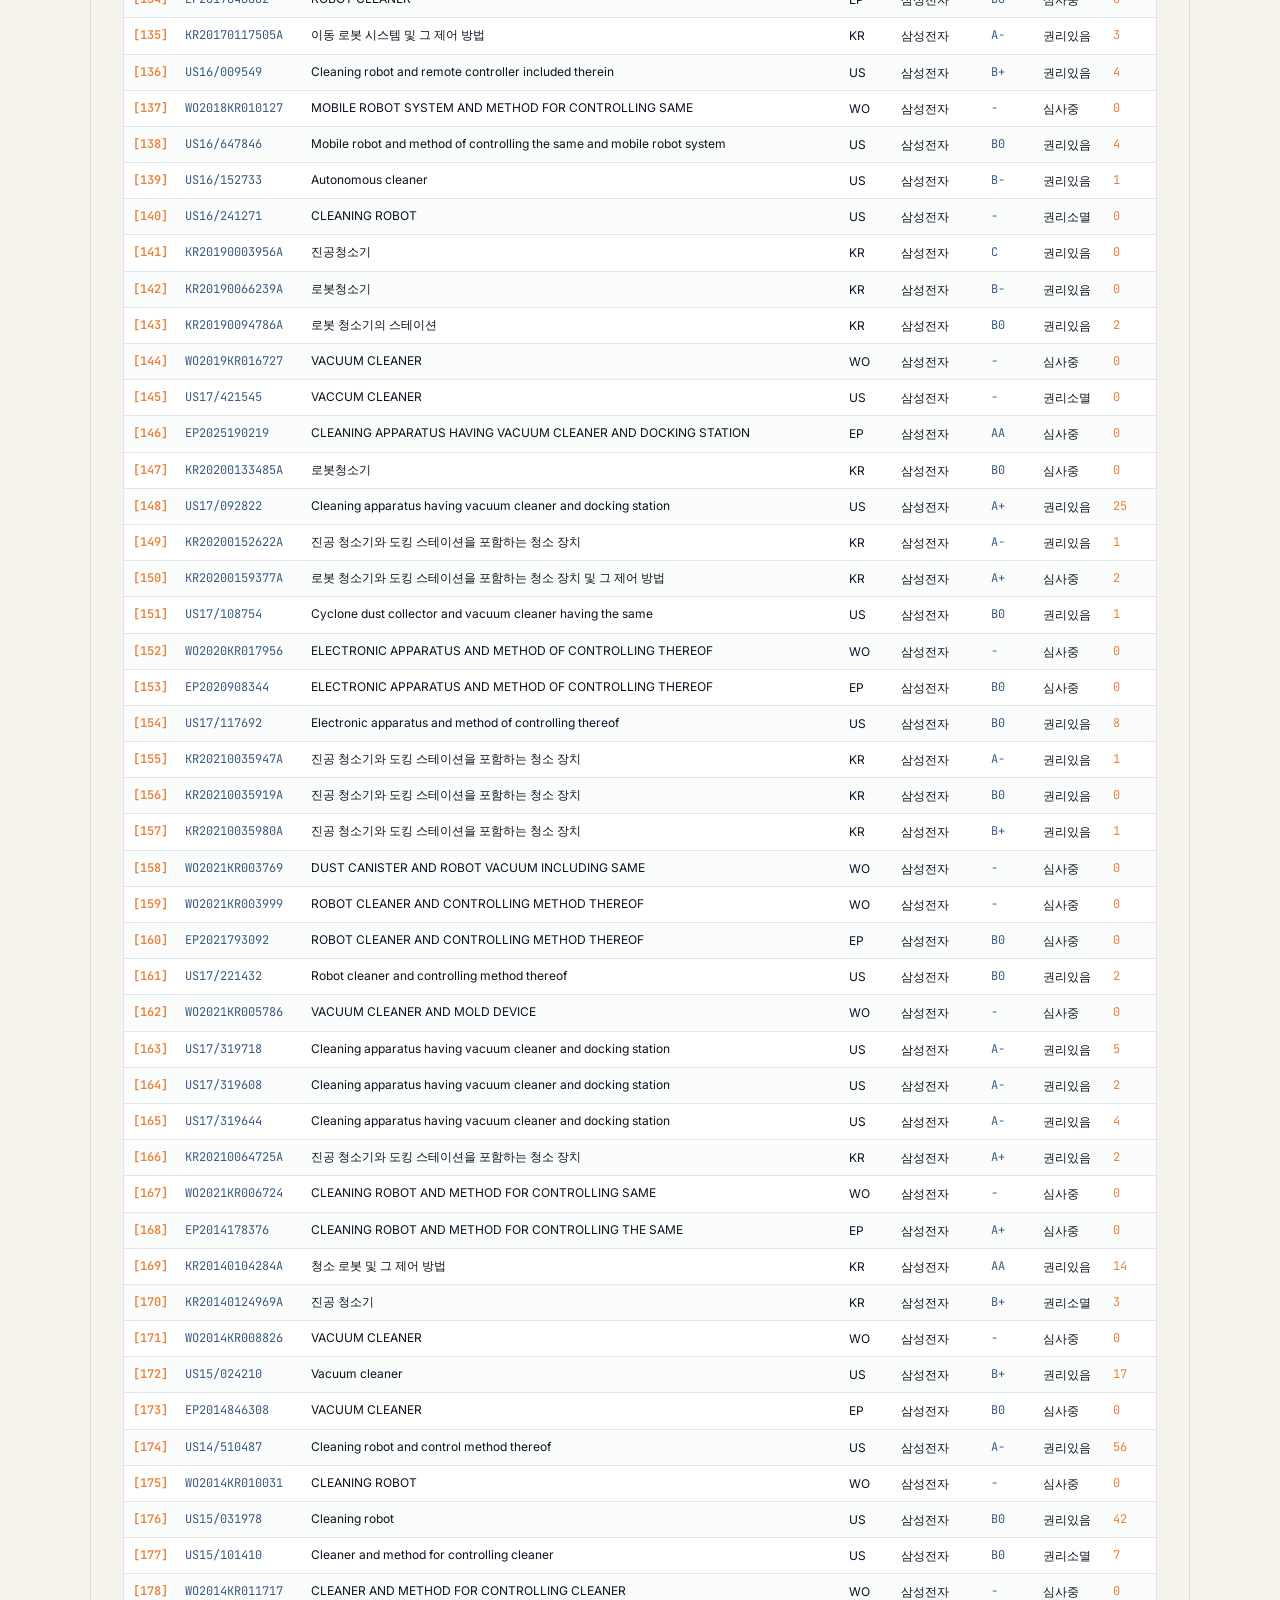
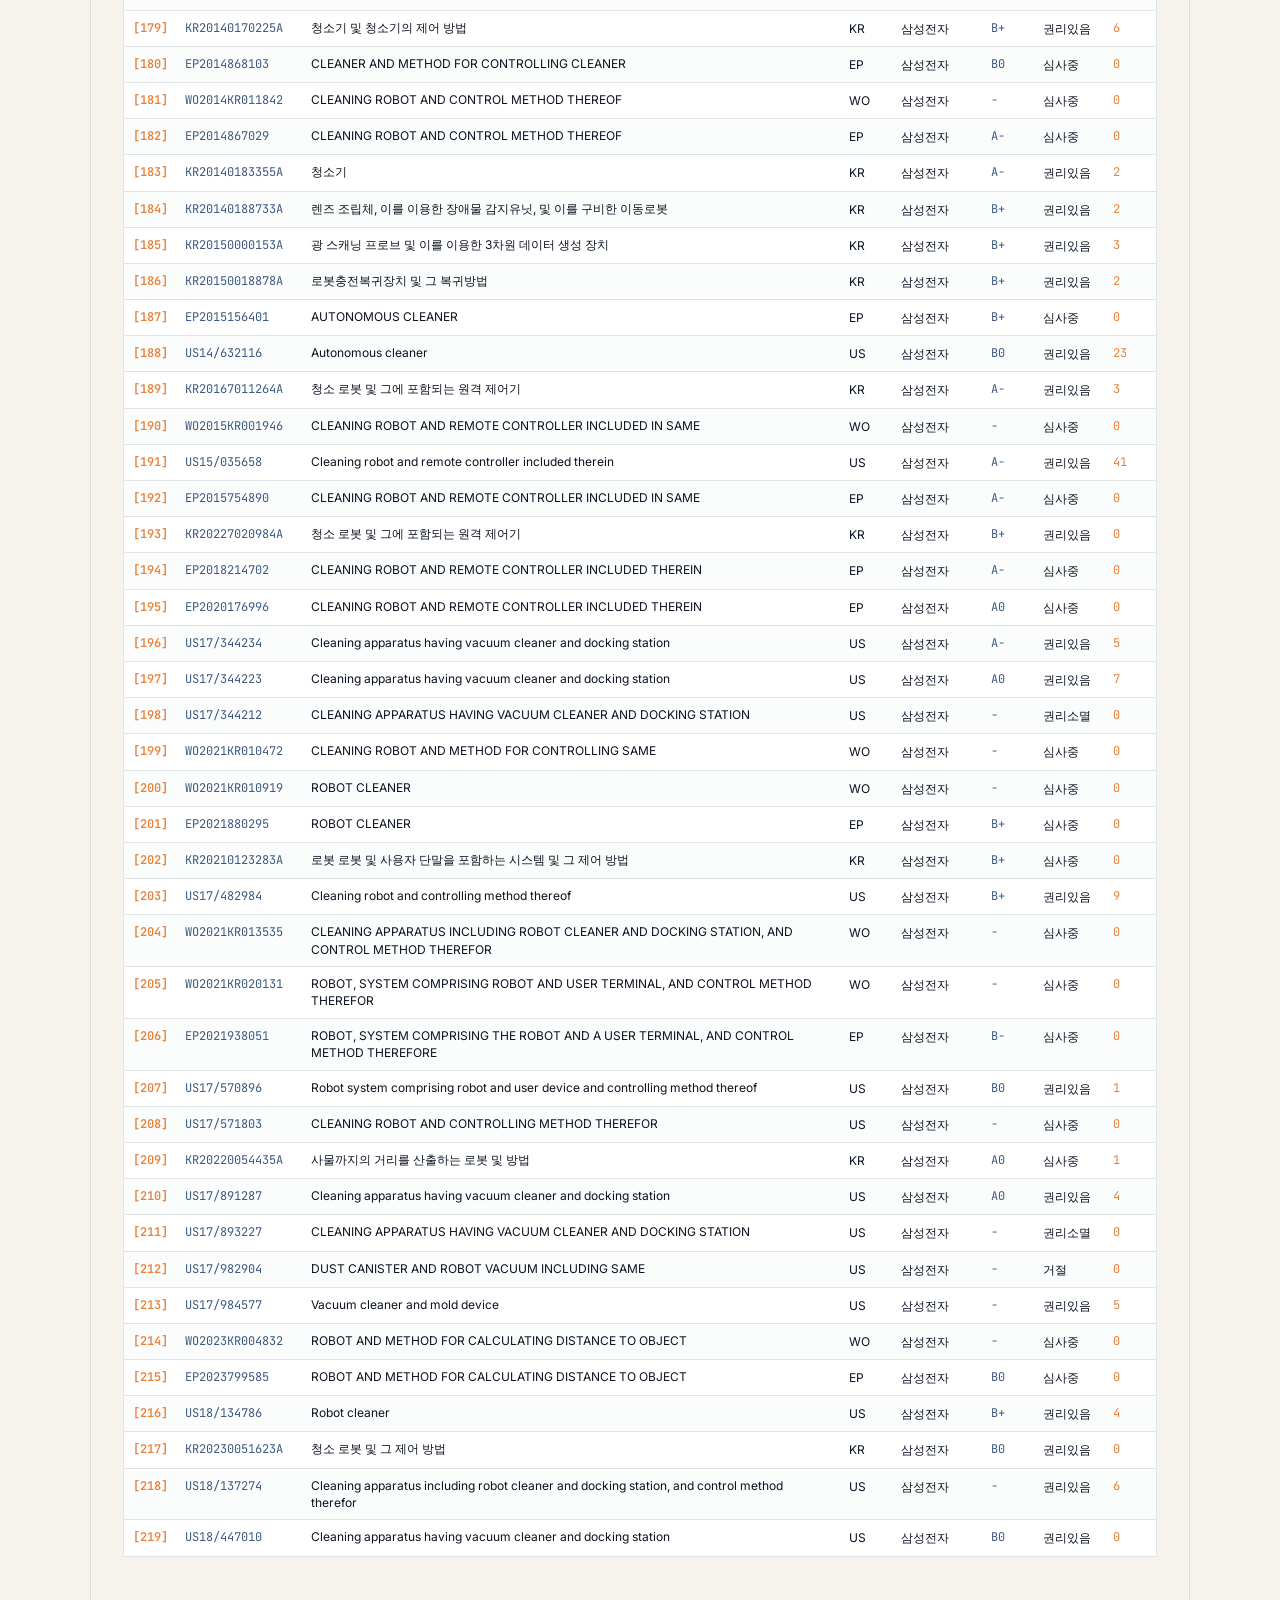
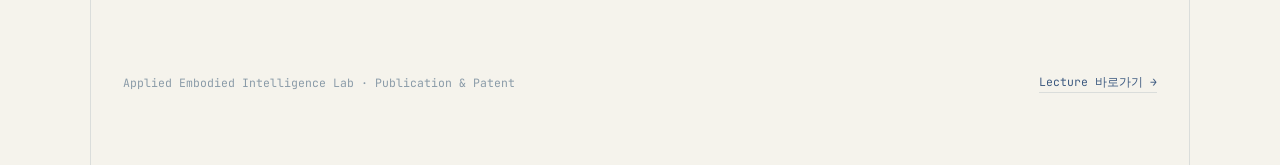
<file: publications.html>
<!DOCTYPE html>
<html lang="ko">
<head>
<meta charset="UTF-8">
<meta name="viewport" content="width=device-width, initial-scale=1.0">
<title>Publication &amp; Patent — Applied Embodied Intelligence Lab</title>
<link rel="preconnect" href="https://fonts.googleapis.com">
<link rel="preconnect" href="https://fonts.gstatic.com" crossorigin>
<link href="https://fonts.googleapis.com/css2?family=Space+Grotesk:wght@400;500;600;700&family=Inter:wght@400;500;600;700&family=JetBrains+Mono:wght@400;500;600&display=swap" rel="stylesheet">
<link rel="stylesheet" href="assets/style.css">
</head>
<body>
<div class="grid-bg"></div>

<nav class="navbar">
  <div class="navbar-inner">
    <a class="navbar-logo" href="index.html"><img src="assets/aeil_logo.png" alt="Applied Embodied Intelligence Lab"></a>
    <div class="navbar-menu">
      <div class="nav-item">
        <a href="index.html" class="navbar-link">Home</a>
      </div>
      <div class="nav-item">
        <a href="members.html" class="navbar-link">Members</a>
        <div class="nav-dropdown">
          <a href="members.html#professor">Professor</a>
          <a href="members.html#students">Students</a>
          <a href="members.html#visiting">Invitied Researcher</a>
          <a href="members.html#alumni">Alumni</a>
          <a href="members.html#recruiting">Recruiting</a>
        </div>
      </div>
      <div class="nav-item">
        <a href="project.html" class="navbar-link">Research &amp; Project</a>
        <div class="nav-dropdown">
          <a href="project.html#vision-area">Research Vision &amp; Area</a>
          <a href="project.html#ongoing">Ongoing Project</a>
          <a href="project.html#advisory">Technical Advisory</a>
          <a href="project.html#track-record">Industry Track Record</a>
        </div>
      </div>
      <div class="nav-item">
        <a href="publications.html" class="navbar-link active">Publication &amp; Patent</a>
        <div class="nav-dropdown">
          <a href="publications.html#papers">Journal &amp; Conference Papers</a>
          <a href="publications.html#patents">Patents</a>
        </div>
      </div>
      <div class="nav-item">
        <a href="lecture.html" class="navbar-link">Lecture</a>
        <div class="nav-dropdown">
          <a href="lecture.html#courses">Courses</a>
          <a href="lecture.html#seminar">Seminar</a>
        </div>
      </div>
    </div>
  </div>
</nav>

<header class="page-header">
  <div class="page-header-inner">
    <div class="tag">§ Publication &amp; Patent</div>
    <h1>논문 및 특허</h1>
    <p>발표이후 25년까지 지속 참고되는 대표논문과 기업체에서 출원한 특허 224건은 연구자와 산업 엔지니어라는 두 정체성이 30년간 함께 이어져 왔음을 보여줍니다.</p>
  </div>
</header>

<!-- ================= JOURNAL / CONFERENCE PAPERS ================= -->
<section class="panel" id="papers">
  <div class="tag">§ Journal &amp; Conference Papers</div>
  <h2 class="section-title">논문</h2>
  <div class="paper-list">
    <div class="paper-item">
      <div class="pnum">[1]</div>
      <div class="pbody">
        <div class="ptitle">Adaptive Fuzzy Network based C-Measure Map Matching Algorithm for Car Navigation System</div>
        <div class="pmeta"><span><span class="label">Journal</span>IEEE Transactions on Industrial Electronics</span><span><span class="label">Published</span>2001</span><span><span class="label">Citations</span>227</span></div>
      </div>
    </div>
    <div class="paper-item">
      <div class="pnum">[2]</div>
      <div class="pbody">
        <div class="ptitle">Internet Control Architecture for Internet-based Personal Robot</div>
        <div class="pmeta"><span><span class="label">Journal</span>Autonomous Robots</span><span><span class="label">Published</span>2001</span><span><span class="label">Citations</span>135</span></div>
      </div>
    </div>
    <div class="paper-item">
      <div class="pnum">[3]</div>
      <div class="pbody">
        <div class="ptitle">Implementation of Internet-based Personal Robot with Internet Control Architecture</div>
        <div class="pmeta"><span><span class="label">Conference</span>IEEE ICRA</span><span><span class="label">Published</span>2001</span><span><span class="label">Citations</span>48</span></div>
      </div>
    </div>
    <div class="paper-item">
      <div class="pnum">[4]</div>
      <div class="pbody">
        <div class="ptitle">Omnidirectional Mobile Base OK-II</div>
        <div class="pmeta"><span><span class="label">Conference</span>IEEE ICRA</span><span><span class="label">Published</span>2000</span><span><span class="label">Citations</span>57</span></div>
      </div>
    </div>
    <div class="paper-item">
      <div class="pnum">[5]</div>
      <div class="pbody">
        <div class="ptitle">DV-SLAM (Dual-Sensor-Based Vector Field SLAM) and Observability Analysis</div>
        <div class="pmeta"><span><span class="label">Journal</span>IEEE Transactions on Industrial Electronics</span><span><span class="label">Published</span>2015</span><span><span class="label">Citations</span>28</span></div>
      </div>
    </div>
    <div class="paper-item">
      <div class="pnum">[6]</div>
      <div class="pbody">
        <div class="ptitle">Q-factor Map Matching Method using Adaptive Fuzzy Network</div>
        <div class="pmeta"><span><span class="label">Conference</span>IEEE International Conference on Fuzzy Systems</span><span><span class="label">Published</span>1999</span><span><span class="label">Citations</span>7</span></div>
      </div>
    </div>
    <div class="paper-item">
      <div class="pnum">[7]</div>
      <div class="pbody">
        <div class="ptitle">Optimal Trajectory Planning of a Redundant Manipulator using Evolutionary Programming</div>
        <div class="pmeta"><span><span class="label">Conference</span>IEEE International Conference on Evolutionary Computation</span><span><span class="label">Published</span>1996</span><span><span class="label">Citations</span>7</span></div>
      </div>
    </div>
    <div class="paper-item">
      <div class="pnum">[8]</div>
      <div class="pbody">
        <div class="ptitle">Optimal Path Generation of a Redundant Manipulator with Evolutionary Programming</div>
        <div class="pmeta"><span><span class="label">Conference</span>IEEE IECON</span><span><span class="label">Published</span>1996</span><span><span class="label">Citations</span>7</span></div>
      </div>
    </div>
  </div>
</section>

<!-- ================= PATENTS ================= -->
<section class="panel" id="patents">
  <div class="tag">§ Patents</div>
  <h2 class="section-title">특허</h2>
  <p class="section-sub">25년 10월 기준</p>

  <div class="patent-box">
    <table class="patent-table">
      <thead>
        <tr>
          <th class="num">No.</th>
          <th class="app-no">출원번호</th>
          <th class="title">제목</th>
          <th class="country">출원국</th>
          <th class="applicant">출원인</th>
          <th class="grade">등급</th>
          <th class="status">권리현황</th>
          <th class="citations">인용수</th>
        </tr>
      </thead>
      <tbody id="patentRows">
        <tr><td colspan="8" class="loading">데이터 로딩 중...</td></tr>
      </tbody>
    </table>
  </div>

  <script>
    const patentCsv = `출원번호,제목,출원국,출원인,등급,권리현황,인용수
KR20020029236A,무선신호를 이용한 로봇의 상대적 위치 추정 장치 및 방법,KR,유진로봇,B0,권리소멸,10
KR20020050726A,"로봇의 지능 보완 방법 및 시스템, 이에 의한 로봇을이용한 다이나믹 교육 방법 및 시스템",KR,유진로봇,A-,권리소멸,20
WO2002KR001599,"METHOD AND SYSTEM FOR DEVELOPING INTELLIGENCE OF ROBOT, METHOD AND SYSTEM FOR EDUCATING ROBOT THEREBY",WO,유진로봇,-,심사중,0
KR20040103142A,청소용 로봇 및 그 청소방법,KR,유진로봇,A0,권리소멸,13
KR20040110455A,이중흡입장치가 구비된 청소용 로봇,KR,유진로봇,B-,권리소멸,6
KR20050000044A,청소용 로봇의 비접촉 장애물 감지 장치,KR,유진로봇,C,권리소멸,1
KR20050001582A,청소용 로봇 및 이를 이용한 청소방법,KR,유진로봇,A+,권리소멸,29
KR20050010533A,음성과 태스크 오브젝트 기반의 대화시스템,KR,유진로봇,B0,권리소멸,5
KR20050027253A,로봇의 제어를 위한 각종 드라이버의 모듈화와 모듈화되어진 장치를 이용한 제어기 구현방법 및 그에 따른제어기,KR,유진로봇,B+,권리소멸,3
WO2005KR004404,CLEANING ROBOT HAVING DOUBLE SUCTION DEVICE,WO,유진로봇,-,심사중,0
WO2005KR004654,A NON-CONTACT CLOSE OBSTACLE DETECTION DEVICE FOR A CLEANING ROBOT,WO,유진로봇,-,심사중,0
KR20060026224A,냉장고가 장착된 로봇,KR,유진로봇,A-,권리소멸,5
KR20070011045A,구동장치를 이용한 음악 및 모션 동시 재생 장치 및 그방법,KR,유진로봇,C,권리소멸,0
KR20070025471A,에스엠에스와 엠엠에스를 이용한 모션데이터 전송 및모션데이터에 의한 움직임 기능이 구비된 휴대용 단말기,KR,유진로봇,C,권리소멸,0
KR20070026511A,이동로봇의 맵 생성 시스템 및 맵 생성방법,KR,유진로봇,B+,권리있음,2
KR20080006379A,웹 환경 내에서 이루어지는 완구용 로봇의 활용 시스템,KR,유진로봇,C,권리소멸,1
KR20100019171A,화학적 기계적 연마 설비,KR,삼성전자,B+,권리소멸,3
US13/036496,Polishing pad for chemical mechanical polishing process and chemical mechanical polishing apparatus including the same,US,삼성전자,B0,권리소멸,18
KR20110118445A,로봇 청소기 및 그 제어 방법,KR,삼성전자,A-,권리소멸,6
KR20110140035A,로봇청소기,KR,삼성전자,B0,권리소멸,1
US29/427781,Vacuum cleaner,US,삼성전자,-,권리있음,3
US29/427778,Vacuum cleaner,US,삼성전자,-,권리있음,7
US29/427776,Vacuum cleaner,US,삼성전자,-,권리있음,2
US13/616137,Obstacle sensor and robot cleaner having the same,US,삼성전자,B0,권리소멸,12
EP2012185970,Obstacle sensor and robot cleaner having the same,EP,삼성전자,-,심사중,0
KR20120111869A,청소 로봇 및 그 제어 방법,KR,삼성전자,A+,권리있음,9
EP2012190753,Robot cleaner and control method thereof,EP,삼성전자,B+,심사중,0
US13/667718,ROBOT CLEANER AND CONTROL METHOD THEREOF,US,삼성전자,-,권리소멸,0
US13/722174,Robot cleaner,US,삼성전자,A-,권리있음,45
EP2012198446,Robot cleaner,EP,삼성전자,A-,심사중,0
KR20130004841A,로봇 청소기,KR,삼성전자,A-,권리있음,6
KR20130009579A,청소 로봇 및 그 제어 방법,KR,삼성전자,B+,권리있음,5
KR20130053464A,청소 로봇 및 그 제어방법,KR,삼성전자,B+,권리있음,5
KR20130089352A,청소 로봇 및 그 제어 방법,KR,삼성전자,A-,권리있음,6
EP2013185877,Robot cleaner and control method thereof,EP,삼성전자,A0,심사중,0
US14/049715,Robot cleaner and control method thereof,US,삼성전자,A-,권리있음,28
KR20130127956A,청소 로봇,KR,삼성전자,B-,권리소멸,0
KR20130127940A,청소 로봇,KR,삼성전자,A+,권리소멸,16
US14/132942,Robot cleaner,US,삼성전자,B+,권리있음,10
EP2014150986,Robot cleaner,EP,삼성전자,A-,심사중,0
WO2014KR000411,ROBOT CLEANER,WO,삼성전자,-,심사중,0
US14/164595,Robot cleaner and control method thereof,US,삼성전자,A0,권리소멸,89
EP2014152714,Robot cleaner and control method thereof,EP,삼성전자,B0,심사중,0
US14/190761,Mobile robot and method of localization and mapping of the same,US,삼성전자,B0,권리있음,34
EP2014156984,Mobile Robot and Method of Localization and Mapping of the Same,EP,삼성전자,-,심사중,0
KR20140024145A,로봇청소기,KR,삼성전자,A0,권리있음,7
KR20140042483A,진공 청소기 및 그 중력 보상 장치,KR,삼성전자,B+,권리있음,1
EP2014167336,Cleaning robot and control method thereof,EP,삼성전자,B+,심사중,0
US14/273069,Cleaning robot and control method thereof,US,삼성전자,B0,권리있음,17
US14/282464,Cleaning robot and method for controlling the same,US,삼성전자,B+,권리있음,46
KR20140064205A,모바일 기기 청소로봇 및 그 제어방법,KR,삼성전자,A-,권리소멸,5
KR20140078589A,로봇 청소기 및 로봇 청소기의 제어방법,KR,삼성전자,B0,권리소멸,1
KR20140082731A,청소 로봇 및 그 제어 방법,KR,삼성전자,B+,권리소멸,3
EP2015776778,VACUUM CLEANER AND GRAVITY COMPENSATION APPARATUS THEREFOR,EP,삼성전자,A-,심사중,0
WO2015KR003050,VACUUM CLEANER AND GRAVITY COMPENSATION APPARATUS THEREFOR,WO,삼성전자,-,심사중,0
US15/302416,Vacuum cleaner and gravity compensation apparatus therefor,US,삼성전자,B+,권리있음,5
WO2015KR003108,ROBOT CLEANER AND ROBOT CLEANER CONTROL METHOD,WO,삼성전자,-,심사중,0
EP2015812210,ROBOT CLEANER AND ROBOT CLEANER CONTROL METHOD,EP,삼성전자,-,심사중,0
US15/322103,ROBOT CLEANER AND ROBOT CLEANER CONTROL METHOD,US,삼성전자,-,권리소멸,0
KR20150045790A,사이클론 집진장치 및 이를 포함하는 진공 청소기,KR,삼성전자,B+,권리있음,3
US14/690807,Robot cleaner and method for controlling the same,US,삼성전자,B0,권리소멸,13
EP2015800141,"MOBILE DEVICE, ROBOT CLEANER, AND METHOD FOR CONTROLLING THE SAME",EP,삼성전자,A+,심사중,0
WO2015KR005346,"MOBILE DEVICE, ROBOT CLEANER, AND METHOD FOR CONTROLLING THE SAME",WO,삼성전자,-,심사중,0
US15/314506,"Mobile device, robot cleaner, and method for controlling the same",US,삼성전자,B+,권리있음,33
EP2015174995,ROBOT CLEANER AND METHOD FOR CONTROLLING THE SAME,EP,삼성전자,B0,심사중,0
KR20150111429A,청소 로봇 및 그 제어 방법,KR,삼성전자,B+,권리있음,4
US15/505574,Cleaning robot and control method thereof,US,삼성전자,B0,권리있음,13
WO2015KR008353,CLEANING ROBOT AND CONTROL METHOD THEREFOR,WO,삼성전자,-,심사중,0
EP2015833829,CLEANING ROBOT AND CONTROL METHOD THEREFOR,EP,삼성전자,A-,심사중,0
US14/832527,Cleaning apparatus,US,삼성전자,B+,권리있음,46
US14/839159,Optical scanning probe and apparatus for generating three-dimensional data using the same,US,삼성전자,B0,권리있음,12
KR20150131497A,청소 로봇 및 그 제어 방법,KR,삼성전자,AA,권리있음,15
EP2015185923,CLEANING APPARATUS,EP,삼성전자,B+,심사중,0
EP2015188640,APPARATUS AND METHOD FOR RETURNING OF A ROBOT TO A CHARGING STATION,EP,삼성전자,B-,심사중,0
US14/883773,"Lens assembly, obstacle detecting unit using the same, and moving robot having the same",US,삼성전자,C,권리있음,11
KR20150146551A,사이클론 집진장치 및 이를 포함하는 진공 청소기,KR,삼성전자,B0,권리있음,1
KR20150146550A,사이클론 집진장치 및 이를 포함하는 진공 청소기,KR,삼성전자,B0,권리있음,0
US14/934320,Apparatus for returning of robot and returning method thereof,US,삼성전자,B0,권리있음,24
EP2015194782,"LENS ASSEMBLY, OBSTACLE DETECTING UNIT USING THE SAME, AND MOVING ROBOT HAVING THE SAME",EP,삼성전자,C,심사중,0
KR20150162319A,진공청소기,KR,삼성전자,B0,권리있음,2
US14/993611,Cyclone dust collector and vacuum cleaner including the same,US,삼성전자,B+,권리있음,10
KR20160006280A,먼지감지모듈 및 이를 포함하는 진공청소기,KR,삼성전자,C,권리있음,0
EP2016156861,VACUUM CLEANER,EP,삼성전자,B0,심사중,0
KR20160064582A,청소 로봇 및 그 제어 방법,KR,삼성전자,B0,권리있음,3
WO2016KR007248,MOVING BODY AND METHOD FOR CONTROLLING MOVEMENT OF MOVING BODY,WO,삼성전자,-,심사중,0
EP2016824641,MOVING BODY AND METHOD FOR CONTROLLING MOVEMENT OF MOVING BODY,EP,삼성전자,B0,심사중,0
US15/744752,MOVABLE OBJECT AND METHOD FOR CONTROLLING MOVEMENT OF THE SAME,US,삼성전자,-,권리소멸,0
US15/257204,Cleaning robot,US,삼성전자,B0,권리있음,4
EP2023169213,ROBOT CLEANER AND METHOD FOR CONTROLLING THE SAME,EP,삼성전자,A+,심사중,0
WO2016KR010327,CLEANING ROBOT AND CONTROLLING METHOD THEREFOR,WO,삼성전자,-,심사중,0
EP2021192883,ROBOT CLEANER AND METHOD FOR CONTROLLING THE SAME,EP,삼성전자,AA,심사중,0
US15/760162,Cleaning robot and controlling method therefor,US,삼성전자,A0,권리소멸,36
EP2016846867,CLEANING ROBOT AND CONTROLLING METHOD THEREFOR,EP,삼성전자,AA,심사중,0
US15/770462,Cyclone dust collecting apparatus and vacuum cleaner comprising same,US,삼성전자,B0,권리있음,5
WO2016KR011632,CYCLONE DUST COLLECTING APPARATUS AND VACUUM CLEANER COMPRISING SAME,WO,삼성전자,-,심사중,0
EP2021196042,CYCLONE DUST COLLECTOR AND VACUUM CLEANER,EP,삼성전자,B+,심사중,0
EP2019896997,CLEANING DEVICE COMPRISING VACUUM CLEANER AND DOCKING STATION,EP,삼성전자,AA,심사중,0
EP2023167590,CLEANING APPARATUS HAVING VACUUM CLEANER AND DOCKING STATION,EP,삼성전자,AA,심사중,0
EP2022195428,CLEANING APPARATUS HAVING VACUUM CLEANER AND DOCKING STATION,EP,삼성전자,AA,심사중,0
EP2022152215,CLEANING APPARATUS HAVING VACUUM CLEANER AND DOCKING STATION,EP,삼성전자,AA,심사중,0
EP2022151804,CLEANING APPARATUS HAVING VACUUM CLEANER AND DOCKING STATION,EP,삼성전자,AA,심사중,0
EP2023167582,CLEANING APPARATUS HAVING VACUUM CLEANER AND DOCKING STATION,EP,삼성전자,AA,심사중,0
EP2023170452,CLEANING APPARATUS HAVING VACUUM CLEANER AND DOCKING STATION,EP,삼성전자,AA,심사중,0
WO2019KR017587,CLEANING DEVICE COMPRISING VACUUM CLEANER AND DOCKING STATION,WO,삼성전자,-,심사중,0
US17/413218,Cleaning apparatus having vacuum cleaner and docking station,US,삼성전자,B+,권리있음,5
EP2023166215,CLEANING APPARATUS HAVING VACUUM CLEANER AND DOCKING STATION,EP,삼성전자,AA,심사중,0
EP2022195562,CLEANING APPARATUS HAVING VACUUM CLEANER AND DOCKING STATION,EP,삼성전자,AA,심사중,0
KR20200000532A,진공 청소기와 도킹 스테이션을 포함하는 청소 장치,KR,삼성전자,AA,권리있음,8
KR20200000537A,진공 청소기와 도킹 스테이션을 포함하는 청소 장치,KR,삼성전자,AA,권리있음,13
US16/749788,Cleaning robot and controlling method therefor,US,삼성전자,A-,권리있음,4
KR20200056305A,먼지통 및 이를 포함하는 로봇 청소기,KR,삼성전자,A+,심사중,1
KR20200066011A,청소 로봇 및 그 제어 방법,KR,삼성전자,AA,심사중,2
EP2020818599,ROBOT CLEANER,EP,삼성전자,B+,심사중,0
WO2020KR007154,ROBOT CLEANER,WO,삼성전자,-,심사중,0
US16/891673,Robot cleaner,US,삼성전자,B+,권리있음,11
WO2020KR010103,STATION OF ROBOT CLEANER,WO,삼성전자,-,심사중,0
EP2020849597,STATION OF ROBOT CLEANER,EP,삼성전자,A-,심사중,0
US16/985942,Station of robot cleaner,US,삼성전자,A-,권리있음,34
KR20200102244A,청소 로봇 및 그 제어 방법,KR,삼성전자,A-,권리있음,3
US17/014365,Cleaning robot and remote controller included therein,US,삼성전자,B0,권리있음,0
EP2016857731,CYCLONE DUST COLLECTING APPARATUS AND VACUUM CLEANER COMPRISING SAME,EP,삼성전자,B+,심사중,0
EP2016857731,CYCLONE DUST COLLECTING APPARATUS AND VACUUM CLEANER COMPRISING SAME,EP,삼성전자,B+,심사중,0
US15/296669,Cyclone dust collector and vacuum cleaner having the same,US,삼성전자,B0,권리소멸,12
EP2016857762,CYCLONE DUST COLLECTOR AND VACUUM CLEANER HAVING THE SAME,EP,삼성전자,B+,심사중,0
WO2016KR011730,CYCLONE DUST COLLECTOR AND VACUUM CLEANER HAVING THE SAME,WO,삼성전자,-,심사중,0
US15/357260,Vacuum cleaner,US,삼성전자,B-,권리있음,13
KR20160170239A,로봇 청소기,KR,삼성전자,B0,권리있음,2
US15/429776,Cleaning robot and method for controlling the same,US,삼성전자,B+,권리있음,9
US16/304535,Cleaning robot and method for controlling same,US,삼성전자,B-,권리있음,2
WO2017KR005310,CLEANING ROBOT AND METHOD FOR CONTROLLING SAME,WO,삼성전자,-,심사중,0
EP2017803036,CLEANING ROBOT AND METHOD FOR CONTROLLING SAME,EP,삼성전자,B+,심사중,0
US15/670278,Robot cleaner,US,삼성전자,B0,권리있음,7
WO2017KR008881,ROBOT CLEANER,WO,삼성전자,-,심사중,0
EP2017846882,ROBOT CLEANER,EP,삼성전자,B0,심사중,0
KR20170117505A,이동 로봇 시스템 및 그 제어 방법,KR,삼성전자,A-,권리있음,3
US16/009549,Cleaning robot and remote controller included therein,US,삼성전자,B+,권리있음,4
WO2018KR010127,MOBILE ROBOT SYSTEM AND METHOD FOR CONTROLLING SAME,WO,삼성전자,-,심사중,0
US16/647846,Mobile robot and method of controlling the same and mobile robot system,US,삼성전자,B0,권리있음,4
US16/152733,Autonomous cleaner,US,삼성전자,B-,권리있음,1
US16/241271,CLEANING ROBOT,US,삼성전자,-,권리소멸,0
KR20190003956A,진공청소기,KR,삼성전자,C,권리있음,0
KR20190066239A,로봇청소기,KR,삼성전자,B-,권리있음,0
KR20190094786A,로봇 청소기의 스테이션,KR,삼성전자,B0,권리있음,2
WO2019KR016727,VACUUM CLEANER,WO,삼성전자,-,심사중,0
US17/421545,VACCUM CLEANER,US,삼성전자,-,권리소멸,0
EP2025190219,CLEANING APPARATUS HAVING VACUUM CLEANER AND DOCKING STATION,EP,삼성전자,AA,심사중,0
KR20200133485A,로봇청소기,KR,삼성전자,B0,심사중,0
US17/092822,Cleaning apparatus having vacuum cleaner and docking station,US,삼성전자,A+,권리있음,25
KR20200152622A,진공 청소기와 도킹 스테이션을 포함하는 청소 장치,KR,삼성전자,A-,권리있음,1
KR20200159377A,로봇 청소기와 도킹 스테이션을 포함하는 청소 장치 및 그 제어 방법,KR,삼성전자,A+,심사중,2
US17/108754,Cyclone dust collector and vacuum cleaner having the same,US,삼성전자,B0,권리있음,1
WO2020KR017956,ELECTRONIC APPARATUS AND METHOD OF CONTROLLING THEREOF,WO,삼성전자,-,심사중,0
EP2020908344,ELECTRONIC APPARATUS AND METHOD OF CONTROLLING THEREOF,EP,삼성전자,B0,심사중,0
US17/117692,Electronic apparatus and method of controlling thereof,US,삼성전자,B0,권리있음,8
KR20210035947A,진공 청소기와 도킹 스테이션을 포함하는 청소 장치,KR,삼성전자,A-,권리있음,1
KR20210035919A,진공 청소기와 도킹 스테이션을 포함하는 청소 장치,KR,삼성전자,B0,권리있음,0
KR20210035980A,진공 청소기와 도킹 스테이션을 포함하는 청소 장치,KR,삼성전자,B+,권리있음,1
WO2021KR003769,DUST CANISTER AND ROBOT VACUUM INCLUDING SAME,WO,삼성전자,-,심사중,0
WO2021KR003999,ROBOT CLEANER AND CONTROLLING METHOD THEREOF,WO,삼성전자,-,심사중,0
EP2021793092,ROBOT CLEANER AND CONTROLLING METHOD THEREOF,EP,삼성전자,B0,심사중,0
US17/221432,Robot cleaner and controlling method thereof,US,삼성전자,B0,권리있음,2
WO2021KR005786,VACUUM CLEANER AND MOLD DEVICE,WO,삼성전자,-,심사중,0
US17/319718,Cleaning apparatus having vacuum cleaner and docking station,US,삼성전자,A-,권리있음,5
US17/319608,Cleaning apparatus having vacuum cleaner and docking station,US,삼성전자,A-,권리있음,2
US17/319644,Cleaning apparatus having vacuum cleaner and docking station,US,삼성전자,A-,권리있음,4
KR20210064725A,진공 청소기와 도킹 스테이션을 포함하는 청소 장치,KR,삼성전자,A+,권리있음,2
WO2021KR006724,CLEANING ROBOT AND METHOD FOR CONTROLLING SAME,WO,삼성전자,-,심사중,0
EP2014178376,CLEANING ROBOT AND METHOD FOR CONTROLLING THE SAME,EP,삼성전자,A+,심사중,0
KR20140104284A,청소 로봇 및 그 제어 방법,KR,삼성전자,AA,권리있음,14
KR20140124969A,진공 청소기,KR,삼성전자,B+,권리소멸,3
WO2014KR008826,VACUUM CLEANER,WO,삼성전자,-,심사중,0
US15/024210,Vacuum cleaner,US,삼성전자,B+,권리있음,17
EP2014846308,VACUUM CLEANER,EP,삼성전자,B0,심사중,0
US14/510487,Cleaning robot and control method thereof,US,삼성전자,A-,권리있음,56
WO2014KR010031,CLEANING ROBOT,WO,삼성전자,-,심사중,0
US15/031978,Cleaning robot,US,삼성전자,B0,권리있음,42
US15/101410,Cleaner and method for controlling cleaner,US,삼성전자,B0,권리소멸,7
WO2014KR011717,CLEANER AND METHOD FOR CONTROLLING CLEANER,WO,삼성전자,-,심사중,0
KR20140170225A,청소기 및 청소기의 제어 방법,KR,삼성전자,B+,권리있음,6
EP2014868103,CLEANER AND METHOD FOR CONTROLLING CLEANER,EP,삼성전자,B0,심사중,0
WO2014KR011842,CLEANING ROBOT AND CONTROL METHOD THEREOF,WO,삼성전자,-,심사중,0
EP2014867029,CLEANING ROBOT AND CONTROL METHOD THEREOF,EP,삼성전자,A-,심사중,0
KR20140183355A,청소기,KR,삼성전자,A-,권리있음,2
KR20140188733A,"렌즈 조립체, 이를 이용한 장애물 감지유닛, 및 이를 구비한 이동로봇",KR,삼성전자,B+,권리있음,2
KR20150000153A,광 스캐닝 프로브 및 이를 이용한 3차원 데이터 생성 장치,KR,삼성전자,B+,권리있음,3
KR20150018878A,로봇충전복귀장치 및 그 복귀방법,KR,삼성전자,B+,권리있음,2
EP2015156401,AUTONOMOUS CLEANER,EP,삼성전자,B+,심사중,0
US14/632116,Autonomous cleaner,US,삼성전자,B0,권리있음,23
KR20167011264A,청소 로봇 및 그에 포함되는 원격 제어기,KR,삼성전자,A-,권리있음,3
WO2015KR001946,CLEANING ROBOT AND REMOTE CONTROLLER INCLUDED IN SAME,WO,삼성전자,-,심사중,0
US15/035658,Cleaning robot and remote controller included therein,US,삼성전자,A-,권리있음,41
EP2015754890,CLEANING ROBOT AND REMOTE CONTROLLER INCLUDED IN SAME,EP,삼성전자,A-,심사중,0
KR20227020984A,청소 로봇 및 그에 포함되는 원격 제어기,KR,삼성전자,B+,권리있음,0
EP2018214702,CLEANING ROBOT AND REMOTE CONTROLLER INCLUDED THEREIN,EP,삼성전자,A-,심사중,0
EP2020176996,CLEANING ROBOT AND REMOTE CONTROLLER INCLUDED THEREIN,EP,삼성전자,A0,심사중,0
US17/344234,Cleaning apparatus having vacuum cleaner and docking station,US,삼성전자,A-,권리있음,5
US17/344223,Cleaning apparatus having vacuum cleaner and docking station,US,삼성전자,A0,권리있음,7
US17/344212,CLEANING APPARATUS HAVING VACUUM CLEANER AND DOCKING STATION,US,삼성전자,-,권리소멸,0
WO2021KR010472,CLEANING ROBOT AND METHOD FOR CONTROLLING SAME,WO,삼성전자,-,심사중,0
WO2021KR010919,ROBOT CLEANER,WO,삼성전자,-,심사중,0
EP2021880295,ROBOT CLEANER,EP,삼성전자,B+,심사중,0
KR20210123283A,로봇 로봇 및 사용자 단말을 포함하는 시스템 및 그 제어 방법,KR,삼성전자,B+,심사중,0
US17/482984,Cleaning robot and controlling method thereof,US,삼성전자,B+,권리있음,9
WO2021KR013535,"CLEANING APPARATUS INCLUDING ROBOT CLEANER AND DOCKING STATION, AND CONTROL METHOD THEREFOR",WO,삼성전자,-,심사중,0
WO2021KR020131,"ROBOT, SYSTEM COMPRISING ROBOT AND USER TERMINAL, AND CONTROL METHOD THEREFOR",WO,삼성전자,-,심사중,0
EP2021938051,"ROBOT, SYSTEM COMPRISING THE ROBOT AND A USER TERMINAL, AND CONTROL METHOD THEREFORE",EP,삼성전자,B-,심사중,0
US17/570896,Robot system comprising robot and user device and controlling method thereof,US,삼성전자,B0,권리있음,1
US17/571803,CLEANING ROBOT AND CONTROLLING METHOD THEREFOR,US,삼성전자,-,심사중,0
KR20220054435A,사물까지의 거리를 산출하는 로봇 및 방법,KR,삼성전자,A0,심사중,1
US17/891287,Cleaning apparatus having vacuum cleaner and docking station,US,삼성전자,A0,권리있음,4
US17/893227,CLEANING APPARATUS HAVING VACUUM CLEANER AND DOCKING STATION,US,삼성전자,-,권리소멸,0
US17/982904,DUST CANISTER AND ROBOT VACUUM INCLUDING SAME,US,삼성전자,-,거절,0
US17/984577,Vacuum cleaner and mold device,US,삼성전자,-,권리있음,5
WO2023KR004832,ROBOT AND METHOD FOR CALCULATING DISTANCE TO OBJECT,WO,삼성전자,-,심사중,0
EP2023799585,ROBOT AND METHOD FOR CALCULATING DISTANCE TO OBJECT,EP,삼성전자,B0,심사중,0
US18/134786,Robot cleaner,US,삼성전자,B+,권리있음,4
KR20230051623A,청소 로봇 및 그 제어 방법,KR,삼성전자,B0,권리있음,0
US18/137274,"Cleaning apparatus including robot cleaner and docking station, and control method therefor",US,삼성전자,-,권리있음,6
US18/447010,Cleaning apparatus having vacuum cleaner and docking station,US,삼성전자,B0,권리있음,0`;

    function parseCsv(text) {
      const rows = [];
      let row = [];
      let value = '';
      let inQuotes = false;

      for (let i = 0; i < text.length; i++) {
        const ch = text[i];
        const next = text[i + 1];

        if (ch === '"') {
          if (inQuotes && next === '"') {
            value += '"';
            i++;
          } else {
            inQuotes = !inQuotes;
          }
        } else if (ch === ',' && !inQuotes) {
          row.push(value);
          value = '';
        } else if ((ch === '\n' || ch === '\r') && !inQuotes) {
          if (ch === '\r' && next === '\n') i++;
          row.push(value);
          if (row.some(cell => cell !== '')) {
            rows.push(row);
          }
          row = [];
          value = '';
        } else {
          value += ch;
        }
      }

      if (value !== '' || row.length > 0) {
        row.push(value);
        if (row.some(cell => cell !== '')) {
          rows.push(row);
        }
      }

      return rows.filter(r => r.length > 0);
    }

    function renderPatents() {
      const tbody = document.getElementById('patentRows');
      const rows = parseCsv(patentCsv);

      if (!rows.length) {
        tbody.innerHTML = '<tr><td colspan="8" class="empty">표시할 특허 데이터가 없습니다.</td></tr>';
        return;
      }

      const headers = rows[0].map(h => h.trim());
      const dataRows = rows.slice(1);
      const indexMap = {
        appNo: headers.indexOf('출원번호'),
        title: headers.indexOf('제목'),
        country: headers.indexOf('출원국'),
        applicant: headers.indexOf('출원인'),
        grade: headers.indexOf('등급'),
        status: headers.indexOf('권리현황'),
        citations: headers.indexOf('인용수')
      };

      tbody.innerHTML = dataRows.map((row, idx) => {
        const appNo = row[indexMap.appNo] ?? '';
        const title = row[indexMap.title] ?? '';
        const country = row[indexMap.country] ?? '';
        const applicant = row[indexMap.applicant] ?? '';
        const grade = row[indexMap.grade] ?? '';
        const status = row[indexMap.status] ?? '';
        const citations = row[indexMap.citations] ?? '';

        return '<tr>' +
          '<td class="num">[' + (idx + 1) + ']</td>' +
          '<td class="app-no">' + appNo + '</td>' +
          '<td class="title">' + title + '</td>' +
          '<td class="country">' + country + '</td>' +
          '<td class="applicant">' + applicant + '</td>' +
          '<td class="grade">' + grade + '</td>' +
          '<td class="status">' + status + '</td>' +
          '<td class="citations">' + citations + '</td>' +
          '</tr>';
      }).join('');
    }

    renderPatents();
  </script>
</section>

<footer>
  <div class="mono">Applied Embodied Intelligence Lab · Publication &amp; Patent</div>
  <a class="contact-link" href="lecture.html">Lecture 바로가기 →</a>
</footer>

</body>
</html>
</file>
<file: assets/style.css>
/* ============================================================
   Applied Embodied Intelligence Lab — shared stylesheet
   모든 페이지(index, research, members, project, publications,
   lecture)가 이 파일 하나를 공유합니다.
   섹션마다 "사용:" 주석으로 어느 페이지에서 쓰는지 표시해 두었으니,
   특정 페이지의 화면만 바꾸고 싶다면 해당 섹션만 수정하세요.
   ============================================================ */

/* 사용: 전체 페이지 공통 — 색상/폰트 변수 */
:root{
  --navy:#0B1220;
  --paper:#F5F3EC;
  --steel:#3D5A80;
  --copper:#E8823C;
  --grey:#8A9BA8;
  --mint:#00D9A3;
  --line: rgba(138,155,168,0.25);
}
*{box-sizing:border-box; margin:0; padding:0;}
html{scroll-behavior:smooth;}
body{
  background:var(--paper);
  color:var(--navy);
  font-family:'Inter', sans-serif;
  line-height:1.6;
  overflow-x:hidden;
}
h1,h2,h3,.display{font-family:'Space Grotesk', sans-serif;}
.mono{font-family:'JetBrains Mono', monospace;}
a{color:inherit;}

/* 사용: 전체 페이지 공통 — 배경 격자 무늬 */
.grid-bg{
  position:fixed; inset:0; z-index:-1;
  background-image:
    linear-gradient(var(--line) 1px, transparent 1px),
    linear-gradient(90deg, var(--line) 1px, transparent 1px);
  background-size: 48px 48px;
  opacity:0.5;
  pointer-events:none;
}

/* ---------- NAVBAR ---------- */
/* 사용: 전체 페이지 공통 — 상단 내비게이션 */
.navbar{
  position:sticky; top:0; z-index:50;
  background:var(--navy);
  border-bottom:1px solid rgba(245,243,236,0.12);
}
.navbar-inner{
  max-width:1100px; margin:0 auto; padding:0 32px;
  display:flex; align-items:center; justify-content:space-between;
  height:68px;
}
.navbar-logo{
  display:flex; align-items:center;
  flex-shrink:0;
}
.navbar-logo img{
  height:36px; width:auto; display:block;
}

/* menu sits on the right, each item rendered as a box */
.navbar-menu{ display:flex; gap:8px; justify-content:flex-end; }
.nav-item{ position:relative; }
.navbar-link{
  display:inline-block;
  font-family:'JetBrains Mono', monospace;
  font-size:11px; letter-spacing:0.04em; text-transform:uppercase;
  color:var(--grey); text-decoration:none;
  border:1px solid rgba(245,243,236,0.2);
  padding:9px 14px;
  white-space:nowrap;
  transition:border-color .15s, color .15s, background .15s;
}
.navbar-link:hover{ color:var(--paper); border-color:rgba(245,243,236,0.5); }
.navbar-link.active{ color:var(--copper); border-color:var(--copper); background:rgba(232,130,60,0.1); }

/* dropdown submenu — same boxed treatment */
.nav-dropdown{
  position:absolute; top:100%; right:0;
  display:none; flex-direction:column; gap:6px;
  background:var(--navy); border:1px solid rgba(245,243,236,0.18);
  padding:14px 8px 8px; min-width:210px; z-index:60;
}
.nav-item:hover .nav-dropdown,
.nav-item:focus-within .nav-dropdown{ display:flex; }
.nav-dropdown a{
  display:block;
  font-family:'JetBrains Mono', monospace;
  font-size:11px; letter-spacing:0.02em;
  color:var(--grey); text-decoration:none;
  border:1px solid rgba(245,243,236,0.15);
  padding:9px 12px;
  white-space:nowrap;
  transition:border-color .15s, color .15s;
}
.nav-dropdown a:hover{ color:var(--paper); border-color:var(--copper); }

.navbar-toggle{ display:none; }

@media (max-width:900px){
  .navbar-inner{ flex-wrap:wrap; height:auto; padding:14px 20px; gap:12px; }
  .navbar-menu{ flex-wrap:wrap; justify-content:flex-start; gap:8px; }
  .nav-dropdown{ position:static; display:none; margin-top:6px; border:none; padding:0 0 0 10px; background:transparent; }
  .nav-item:hover .nav-dropdown, .nav-item:focus-within .nav-dropdown{ display:flex; }
}

/* ---------- PAGE HEADER (non-home pages) ---------- */
/* 사용: members.html, project.html, publications.html, lecture.html (index.html 제외) */
.page-header{
  background:var(--navy); color:var(--paper);
  padding:64px 32px 52px; position:relative; overflow:hidden;
  border-left:1px solid rgba(245,243,236,0.15);
  border-right:1px solid rgba(245,243,236,0.15);
}
.page-header::before{
  content:''; position:absolute; inset:0;
  background-image:
    linear-gradient(rgba(245,243,236,0.06) 1px, transparent 1px),
    linear-gradient(90deg, rgba(245,243,236,0.06) 1px, transparent 1px);
  background-size:48px 48px;
}
.page-header-inner{ max-width:1100px; margin:0 auto; position:relative; z-index:1; }
.page-header .tag{ color:var(--mint); }
.page-header .tag::before{ background:var(--mint); }
.page-header h1{
  font-size:clamp(28px, 4vw, 42px); font-weight:700;
  letter-spacing:-0.02em; margin-bottom:12px;
}
.page-header p{ color:var(--grey); font-size:15px; max-width:620px; }

/* ---------- SHARED PANEL / SECTION ---------- */
/* 사용: 전체 페이지 공통 — 섹션 컨테이너, 태그, 제목 */
.panel{
  position:relative;
  max-width:1100px;
  margin:0 auto;
  padding:80px 32px;
  border-left:1px solid var(--line);
  border-right:1px solid var(--line);
}
.panel + .panel{ border-top:1px solid var(--line); }
.tag{
  display:inline-flex; align-items:center; gap:8px;
  font-family:'JetBrains Mono', monospace;
  font-size:12px; letter-spacing:0.12em;
  color:var(--copper);
  text-transform:uppercase;
  margin-bottom:20px;
}
.tag::before{ content:''; width:18px; height:1px; background:var(--copper); }
.section-title{
  font-size:clamp(24px, 3.2vw, 34px);
  font-weight:600;
  margin-bottom:14px;
  letter-spacing:-0.01em;
}
.section-sub{
  color:var(--steel);
  font-size:15px;
  max-width:680px;
  margin-bottom:48px;
}

/* ---------- HERO ---------- */
/* 사용: index.html 전용 — 홈페이지 상단 히어로 배너 */
.hero{
  position:relative;
  min-height:64vh;
  display:flex; flex-direction:column; justify-content:center;
  background:var(--navy);
  color:var(--paper);
  padding:0 32px;
  overflow:hidden;
  border-left:1px solid rgba(245,243,236,0.15);
  border-right:1px solid rgba(245,243,236,0.15);
}
.hero-grid{
  position:absolute; inset:0;
  background-image:
    linear-gradient(rgba(245,243,236,0.06) 1px, transparent 1px),
    linear-gradient(90deg, rgba(245,243,236,0.06) 1px, transparent 1px);
  background-size:48px 48px;
}
.hero-inner{
  max-width:1100px; margin:0 auto; width:100%; position:relative; z-index:2;
  display:flex; align-items:center; gap:32px;
}
.hero-content{ flex:0 1 780px; max-width:780px; }
.hero-logo{ margin-bottom:28px; }
.hero-logo img{ width:100%; max-width:780px; height:auto; display:block; }
.hero-eyebrow{
  font-family:'JetBrains Mono', monospace;
  font-size:12.5px; letter-spacing:0.1em; text-transform:uppercase;
  color:var(--grey); margin-bottom:22px;
}
.hero-eyebrow b{ color:var(--mint); font-weight:500; }
.hero h1{
  font-size:clamp(32px, 5vw, 56px);
  font-weight:700;
  line-height:1.18;
  letter-spacing:-0.02em;
  margin-bottom:22px;
  max-width:800px;
}
.hero h1 span{ color:var(--copper); }
.hero-sub{
  font-size:clamp(15px, 1.7vw, 17px);
  color:var(--grey);
  max-width:780px;
  margin-bottom:48px;
}
.hero-visual{ flex:0 0 260px; width:260px; opacity:0.95; }
.hero-visual .traj{ width:100%; height:auto; display:block; overflow:visible; }

/* 이동 경로가 그려지는 트레일 효과 — 로봇 이동 구간(6%~85%)에 맞춰 진행 */
.traj .trail{
  stroke-dasharray:1100;
  animation:trailDraw 8s linear infinite;
}
@keyframes trailDraw{
  0%, 6%   { stroke-dashoffset:1100; }
  85%, 95% { stroke-dashoffset:0; }
  100%     { stroke-dashoffset:1100; }
}

/* 로봇+물체 묶음: 한 사이클이 끝나면 살짝 페이드 후 처음 위치로 리셋 */
.traj .scene{
  animation:sceneFade 8s linear infinite;
}
@keyframes sceneFade{
  0%, 4%  { opacity:0; }
  8%, 95% { opacity:1; }
  100%    { opacity:0; }
}

/* 팔 동작: 대기 → 집기(28~38%) → 장애물 구간은 몸쪽으로 접어서 회피(45~80%) → 내려놓기(85~95%) → 대기 */
.traj .arm{
  transform-origin:8px -6px;
  animation:armCycle 8s ease-in-out infinite;
}
@keyframes armCycle{
  0%, 28%  { transform:rotate(0deg); }
  33%, 38% { transform:rotate(-25deg); }
  45%, 80% { transform:rotate(165deg); }
  85%, 90% { transform:rotate(-25deg); }
  95%      { transform:rotate(-25deg); }
  100%     { transform:rotate(0deg); }
}

@media (max-width:900px){
  .hero-inner{ flex-direction:column; align-items:flex-start; gap:32px; }
  .hero-visual{ display:none; }
}

/* ---------- BULLET LIST ---------- */
/* 사용: project.html(Research Vision & Area, 기업체 협업 지침 목록) — 점 불릿 목록 */
.welcome-list{ list-style:none; margin-top:28px; padding-left:30px; text-align:left; line-height:1.35; }
.welcome-list li{
  position:relative; padding:8px 0 8px 26px; font-size:14px; color:var(--navy);
  border-top:1px solid var(--line);
}
.welcome-list li:first-child{ border-top:none; }
.welcome-list li::before{
  content:''; position:absolute; left:0; top:19px;
  width:8px; height:8px; background:var(--copper);
}

/* ---------- PROFESSOR INTRO (name/description + photo) ---------- */
/* 사용: members.html 전용 — 교수 소개 글 오른쪽에 사진 배치 */
.professor-intro{
  display:flex; gap:32px; align-items:flex-start; justify-content:space-between;
  margin-bottom:48px;
}
.professor-intro .section-sub{ flex:1 1 auto; min-width:0; max-width:none; margin-bottom:0; }
.professor-photo{
  width:180px; height:220px; flex-shrink:0;
  background:#faf8f3; border:1px solid var(--line);
  display:flex; align-items:center; justify-content:center; overflow:hidden;
}
.professor-photo img{ width:100%; height:100%; object-fit:cover; display:block; }

@media (max-width:760px){
  .professor-intro{ flex-direction:column-reverse; }
  .professor-photo{ width:140px; height:170px; }
}

/* 사용: members.html 전용 — 대학원생/학부연구원생/초빙연구원/졸업생 소개문 폭 확장 */
#students .section-sub,
#undergraduate-students .section-sub,
#visiting .section-sub,
#alumni .section-sub{ max-width:900px; }

/* ---------- MEMBER CARD (대학원생/학부연구원생/초빙연구원 소개) ---------- */
/* 사용: members.html 전용 — 사진 + 약력 + 자기소개 카드 */
.member-grid{ display:grid; grid-template-columns:repeat(2,1fr); gap:20px; margin-top:24px; }
.member-card{ display:flex; gap:18px; border:1px solid var(--line); background:#fff; padding:24px; }
.member-photo{
  width:88px; height:88px; flex-shrink:0;
  background:#faf8f3; border:1px solid var(--line);
  display:flex; align-items:center; justify-content:center; overflow:hidden;
}
.member-photo img{ width:100%; height:100%; object-fit:cover; display:block; }
.member-body{ min-width:0; }
.member-name{ font-size:16px; font-weight:600; color:var(--navy); }
.member-role{ font-size:11px; color:var(--copper); text-transform:uppercase; letter-spacing:0.06em; margin-top:2px; margin-bottom:10px; }
.member-bio{ font-size:12.5px; color:var(--steel); line-height:1.55; margin-bottom:8px; }
.member-intro{ font-size:12.5px; color:var(--grey); font-style:italic; line-height:1.6; }

@media (max-width:760px){
  .member-grid{ grid-template-columns:1fr; }
  .member-card{ flex-direction:column; }
}

/* 사용: index.html 전용 — Welcome 소개문을 아래 카드 그리드 폭에 맞춤 */
#welcome .section-sub{ max-width:none; }

/* ---------- CARD GRID (reusable) ---------- */
/* 사용: index.html(Welcome 섹션 연구분야), members.html(교수 소개 카드) */
.card-grid{ display:grid; grid-template-columns:repeat(2,1fr); gap:20px; }
.card{ border:1px solid var(--line); background:#fff; padding:26px; }
.card .k{ font-family:'JetBrains Mono', monospace; font-size:11px; color:var(--steel); text-transform:uppercase; letter-spacing:0.08em; margin-bottom:8px; }
.card .v{ font-size:16.5px; font-weight:600; margin-bottom:8px;}
.card .d{ font-size:13.5px; color:var(--grey); line-height:1.6; }
.card a.more{ display:inline-block; margin-top:14px; font-family:'JetBrains Mono', monospace; font-size:11.5px; color:var(--copper); text-decoration:none; border-bottom:1px solid var(--line); }

/* 사용: members.html 전용 — 지도교수 학력/경력 카드 */
.credential-card{ border:1px solid var(--line); background:#fff; padding:26px; }
.credential-card .k{ font-family:'JetBrains Mono', monospace; font-size:11px; color:var(--steel); text-transform:uppercase; letter-spacing:0.08em; margin-bottom:8px; }
.credential-card .v{ font-size:16.5px; font-weight:600; margin-bottom:4px;}
.credential-card .d{ font-size:13.5px; color:var(--grey); }

/* 사용: members.html 전용 — Awards & Recognition 카드 안 수상 목록 */
.award-list{ margin-top:10px; }
.award-item{ padding:10px 0; border-top:1px solid var(--line); font-size:13.5px; display:flex; justify-content:space-between; gap:12px;}
.award-item:first-child{ border-top:none; }
.award-item .a-name{ color:var(--navy); font-weight:500; }
.award-item .a-date{ font-family:'JetBrains Mono', monospace; color:var(--grey); font-size:12px; white-space:nowrap; }

/* ---------- PAPER LIST ---------- */
/* 사용: publications.html 전용 — 논문 목록 */
.paper-list{ margin-top:20px; background:#fff; border:1px solid var(--line); }
.paper-item{ display:grid; grid-template-columns:56px minmax(0,1fr); gap:16px; padding:12px 22px; }
.paper-item + .paper-item{ padding-top:8px; }
.paper-item .pnum{ font-family:'JetBrains Mono', monospace; font-size:12px; color:var(--copper); font-weight:600; padding-top:2px; }
.paper-item .pbody{ display:flex; flex-direction:column; gap:3px; }
.paper-item .ptitle{ font-size:15px; font-weight:600; line-height:1.45; }
.paper-item .pmeta{ display:flex; flex-wrap:wrap; gap:10px; row-gap:2px; font-size:13px; color:var(--steel); }
.paper-item .pmeta .label{ font-family:'JetBrains Mono', monospace; font-size:11px; color:var(--grey); text-transform:uppercase; letter-spacing:0.08em; margin-right:4px; }
.paper-item .pcite{ font-family:'JetBrains Mono', monospace; font-size:12.5px; color:var(--copper); }

/* ---------- PATENT TABLE ---------- */
/* 사용: publications.html 전용 — 특허 목록 (JS가 CSV를 파싱해 채움) */
.patent-box{ background:#fff; border:1px solid var(--line); margin-top:18px; overflow:hidden; }
.patent-table{ width:100%; border-collapse:collapse; table-layout:fixed; font-size:12px; }
.patent-table th,
.patent-table td{ padding:8px 9px; border-bottom:1px solid var(--line); text-align:left; vertical-align:top; }
.patent-table thead th{ font-family:'JetBrains Mono', monospace; font-size:10.5px; color:var(--steel); text-transform:uppercase; letter-spacing:0.08em; background:#faf8f3; }
.patent-table tbody tr:nth-child(even){ background:rgba(138,155,168,0.03); }
.patent-table tbody tr:last-child td{ border-bottom:none; }
.patent-table .num{ width:52px; font-family:'JetBrains Mono', monospace; color:var(--copper); font-weight:600; }
.patent-table .app-no{ width:126px; font-family:'JetBrains Mono', monospace; color:var(--steel); }
.patent-table .country{ width:52px; }
.patent-table .applicant{ width:90px; }
.patent-table .title{ line-height:1.45; }
.patent-table .status{ width:70px; }
.patent-table .grade{ width:52px; font-family:'JetBrains Mono', monospace; color:var(--steel); }
.patent-table .citations{ width:52px; font-family:'JetBrains Mono', monospace; color:var(--copper); }
.patent-table .loading,
.patent-table .empty{ text-align:center; color:var(--grey); font-style:italic; padding:18px 10px; }

/* ---------- TIMELINE / ERA TRACK ---------- */
/* 사용: project.html 전용 — 산업 경력 타임라인 */
.era-track{ display:flex; flex-direction:column; gap:0; }
.era{ display:grid; grid-template-columns:180px 1fr; gap:32px; padding:32px 0; border-bottom:1px solid var(--line); }
.era:last-child{ border-bottom:none; }
.era-period{ font-family:'JetBrains Mono', monospace; font-size:12.5px; color:var(--copper); padding-top:4px; }
.era-org{ font-size:11.5px; color:var(--grey); margin-top:6px; }
.era-title{ font-size:18.5px; font-weight:600; margin-bottom:10px; }
.era-desc{ color:var(--steel); font-size:14px; margin-bottom:14px; max-width:640px; }
.era-tags{ display:flex; flex-wrap:wrap; gap:8px; }
.era-tags span{ font-family:'JetBrains Mono', monospace; font-size:11px; border:1px solid var(--line); padding:5px 10px; color:var(--steel); }

/* ---------- STAT GRID ---------- */
/* 사용: members.html 전용 — 교수 소개(Professor) 섹션 하단 논문/특허 통계 요약 */
.stat-grid{ display:grid; grid-template-columns:repeat(4,1fr); gap:1px; background:var(--line); border:1px solid var(--line); margin-bottom:48px; }
.stat-box{ background:#fff; padding:26px 20px; }
.stat-box .big{ font-family:'JetBrains Mono', monospace; font-size:30px; font-weight:600; color:var(--navy); }
.stat-box .big .unit{ font-size:15px; color:var(--copper); margin-left:2px;}
.stat-box .cap{ font-size:12px; color:var(--grey); margin-top:8px; line-height:1.4;}

.bar-chart{ margin-top:8px; }
.bar-row{ display:flex; align-items:center; gap:16px; margin-bottom:14px; }
.bar-row .name{ width:150px; font-size:12.5px; color:var(--steel); flex-shrink:0; }
.bar-track{ flex:1; height:20px; background:#eceae0; position:relative; }
.bar-fill{ height:100%; background:var(--copper); }
.bar-row .val{ width:70px; text-align:right; font-family:'JetBrains Mono', monospace; font-size:12.5px; flex-shrink:0; }

/* ---------- TWO COLUMN WRAP ---------- */
/* 사용: project.html(연구 철학), members.html(대학원생 안내) */
.split-wrap{ display:grid; grid-template-columns:1.1fr 0.9fr; gap:56px; align-items:start; }
.split-text p{ font-size:14.5px; color:var(--steel); margin-bottom:16px; max-width:520px; }
.split-list{ border:1px solid var(--line); background:#fff; }
.split-item{ padding:20px 24px; border-bottom:1px solid var(--line); }
.split-item:last-child{ border-bottom:none; }
.split-item .s-k{ font-family:'JetBrains Mono', monospace; font-size:11px; color:var(--copper); text-transform:uppercase; letter-spacing:0.06em; margin-bottom:6px;}
.split-item .s-v{ font-size:14px; color:var(--navy); font-weight:500; }

/* ---------- COLLAB / 3-CELL GRID ---------- */
/* 사용: project.html 전용 — 산학협력 3분할 그리드 */
.collab-grid{ display:grid; grid-template-columns:repeat(3,1fr); gap:1px; background:var(--line); border:1px solid var(--line); }
.collab-cell{ background:#fff; padding:28px 26px; }
.collab-cell .cnum{ font-family:'JetBrains Mono', monospace; font-size:12px; color:var(--copper); margin-bottom:12px; }
.collab-cell .ctitle{ font-size:16px; font-weight:600; margin-bottom:8px; }
.collab-cell .cdesc{ font-size:13px; color:var(--grey); }

/* ---------- RESEARCH TRACK (current research projects) ---------- */
/* 사용: project.html 전용 — 현 진행중인 연구 과제 카드 */
.research-track{ display:flex; flex-direction:column; gap:40px; }
.research-item{ border:1px solid var(--line); background:#fff; padding:28px 30px; }
.research-header{
  display:flex; flex-wrap:wrap; align-items:baseline; gap:10px 24px;
  margin-bottom:18px; padding-bottom:16px; border-bottom:1px solid var(--line);
}
.research-period{ font-family:'JetBrains Mono', monospace; font-size:12.5px; font-weight:700; color:var(--navy); }
.research-title{ font-size:14.5px; font-weight:700; color:var(--navy); line-height:1.4; flex:1 1 300px; }
.research-agency{ font-size:12.5px; font-weight:700; color:var(--navy); margin-left:auto; }
.research-content{ display:flex; gap:24px; align-items:flex-start; }
.research-desc{ flex:1; color:var(--grey); font-size:13.5px; line-height:1.7; padding-left:16px; }
.research-image{
  width:160px; height:120px; background:#faf8f3; border:1px solid var(--line);
  display:flex; align-items:center; justify-content:center; overflow:hidden; flex-shrink:0;
}
.research-image img{ max-width:100%; max-height:100%; object-fit:contain; }

@media (max-width:760px){
  .research-header{ flex-direction:column; align-items:flex-start; }
  .research-agency{ margin-left:0; }
  .research-content{ flex-direction:column; }
  .research-image{ width:100%; }
}

/* ---------- PROJECT LIST ---------- */
/* 사용: project.html 전용 — 산업 경력 산하 개별 프로젝트 목록 */
.project-list{ margin-top:20px; }
.project-item{ padding:16px 0; border-top:1px solid var(--line); font-size:13.5px; display:grid; grid-template-columns:72px 1fr 160px; gap:18px; align-items:flex-start; }
.project-item:first-child{ border-top:none; }
.project-year{ font-family:'JetBrains Mono', monospace; color:var(--copper); font-weight:600; flex-shrink:0; }
.project-body{ display:flex; flex-direction:column; gap:6px; }
.project-title{ color:var(--navy); font-weight:600; font-size:14px; line-height:1.4; }
.project-desc{ color:var(--steel); font-size:12.5px; line-height:1.45; font-style:italic; min-height:40px; display:flex; align-items:center; }
.project-desc.empty::before{ content:'프로젝트 상세 설명을 입력하세요'; color:var(--grey); }
.project-image{ width:160px; height:120px; background:#faf8f3; border:1px solid var(--line); display:flex; align-items:center; justify-content:center; flex-shrink:0; }
.project-image img{ max-width:100%; max-height:100%; object-fit:contain; }

/* ---------- CALLOUT BOX (future / recruiting / notice) ---------- */
/* 사용: project.html, index.html */
.callout-box{
  border:1px solid var(--line); background:var(--navy); color:var(--paper);
  padding:48px 44px; position:relative; overflow:hidden;
}
.callout-box::before{
  content:''; position:absolute; inset:0;
  background-image:linear-gradient(rgba(245,243,236,0.05) 1px, transparent 1px),
    linear-gradient(90deg, rgba(245,243,236,0.05) 1px, transparent 1px);
  background-size:36px 36px;
}
.callout-box .content{ position:relative; z-index:1; max-width:700px; }
.callout-box .section-title{ color:var(--paper); }
.callout-box p{ color:var(--grey); font-size:14.5px; margin-bottom:14px; }
.callout-tags{ display:flex; gap:10px; flex-wrap:wrap; margin-top:24px; }
.callout-tags span{ font-family:'JetBrains Mono', monospace; font-size:11.5px; border:1px solid rgba(245,243,236,0.25); padding:7px 13px; color:var(--mint); }

/* ---------- PLACEHOLDER NOTICE (for sections to be filled later) ---------- */
/* 사용: members.html(대학원생 모집 안내), lecture.html(강의 자료 등) */
.tbd{
  border:1px dashed var(--line); background:rgba(138,155,168,0.06);
  padding:28px; text-align:center; color:var(--grey); font-size:13.5px;
}
.tbd .mono{ display:block; font-size:11px; color:var(--steel); margin-bottom:6px; text-transform:uppercase; letter-spacing:0.08em; }

/* ---------- SIMPLE TABLE ---------- */
/* 사용: lecture.html 전용 — 강의 목록 */
.simple-table{ width:100%; border-collapse:collapse; font-size:13.5px; }
.simple-table th{ text-align:left; font-family:'JetBrains Mono', monospace; font-size:11px; color:var(--steel); text-transform:uppercase; letter-spacing:0.06em; padding:10px 12px; border-bottom:1px solid var(--line); }
.simple-table td{ padding:14px 12px; border-bottom:1px solid var(--line); color:var(--navy); }
.simple-table tr:last-child td{ border-bottom:none; }

/* ---------- SEMINAR ---------- */
/* 사용: lecture.html 전용 — 세미나 목록 */
.file-missing{ font-family:'JetBrains Mono', monospace; font-size:12px; color:var(--grey); font-style:italic; }

.seminar-list{ margin-top:10px; }
.seminar-item{ padding:16px 0; border-top:1px solid var(--line); }
.seminar-item:first-child{ border-top:none; }
.sem-title{ font-size:15px; font-weight:600; color:var(--navy); text-decoration:none; }
a.sem-title:hover{ color:var(--copper); }
.sem-title-missing{ color:var(--steel); }
.sem-meta{ margin-top:6px; display:flex; gap:16px; flex-wrap:wrap; font-size:12.5px; color:var(--steel); }

/* ---------- NOTICE POPUP ---------- */
/* 사용: index.html 전용 — 첫 화면 공지 팝업 (학부연구원생 모집 등) */
.notice-box{
  position:fixed; z-index:100; top:96px; left:40px;
  width:min(520px, calc(100vw - 32px)); max-height:calc(100vh - 120px);
  display:flex; flex-direction:column;
  background:var(--paper); color:var(--navy);
  border:1px solid var(--navy);
  box-shadow:0 18px 50px rgba(0,0,0,0.4);
}
.notice-box[hidden]{ display:none; }
.notice-titlebar{
  display:flex; align-items:center; justify-content:space-between; gap:12px;
  background:var(--navy); padding:8px 8px 8px 16px;
  cursor:move; user-select:none; touch-action:none;
  border-bottom:3px solid var(--copper);
}
.notice-box.dragging{ opacity:0.92; }
.notice-titlebar .notice-tag{ margin:0; color:var(--paper); }
.notice-x{
  background:none; border:none; font-size:24px; line-height:1; color:var(--paper);
  cursor:pointer; padding:0 8px;
}
.notice-x:hover{ color:var(--copper); }
.notice-scroll{ overflow-y:auto; padding:24px 28px 8px; }
.notice-tag{ font-family:'JetBrains Mono', monospace; font-size:11px; color:var(--copper); text-transform:uppercase; letter-spacing:0.1em; margin-bottom:8px; }
.notice-box h2{ font-family:'Space Grotesk', sans-serif; font-size:26px; font-weight:700; margin-bottom:6px; }
.notice-lead{ font-size:15px; font-weight:600; color:var(--steel); margin-bottom:18px; }
.notice-body{ font-size:13.5px; line-height:1.75; }
.notice-body h3{ font-size:13px; font-weight:700; margin:18px 0 6px; padding-bottom:4px; border-bottom:1px solid var(--line); }
.notice-body ul{ padding-left:18px; }
.notice-areas{ list-style:none; padding-left:0 !important; }
.notice-areas b{ font-family:'JetBrains Mono', monospace; font-size:11.5px; color:var(--copper); display:inline-block; min-width:64px; }
.notice-chips{ display:flex; gap:8px; flex-wrap:wrap; }
.notice-chips span{ font-family:'JetBrains Mono', monospace; font-size:11.5px; border:1px solid var(--steel); padding:5px 11px; color:var(--steel); }
.notice-contact{ margin-top:20px; padding:14px 16px; background:#fff; border:1px solid var(--line); font-size:13px; }
.notice-contact a{ color:var(--copper); text-decoration:none; }
.notice-contact a:hover{ text-decoration:underline; }
.notice-actions{ display:flex; justify-content:space-between; gap:10px; padding:14px 28px 18px; border-top:1px solid var(--line); }
.notice-btn, .notice-btn-ghost{ font-family:'JetBrains Mono', monospace; font-size:12px; padding:10px 18px; cursor:pointer; }
.notice-btn{ background:var(--navy); color:var(--paper); border:1px solid var(--navy); }
.notice-btn:hover{ background:var(--steel); border-color:var(--steel); }
.notice-btn-ghost{ background:none; color:var(--steel); border:1px solid var(--line); }
.notice-btn-ghost:hover{ border-color:var(--copper); color:var(--copper); }
@media (max-width:600px){
  .notice-box{ top:72px; left:16px; }
  .notice-scroll{ padding:20px 18px 8px; }
  .notice-actions{ padding:12px 18px 14px; }
  .notice-box h2{ font-size:22px; }
}

/* ---------- FOOTER ---------- */
/* 사용: 전체 페이지 공통 */
footer{
  max-width:1100px; margin:0 auto; padding:36px 32px 72px;
  border-left:1px solid var(--line); border-right:1px solid var(--line);
  display:flex; justify-content:space-between; align-items:center; flex-wrap:wrap; gap:12px;
}
footer .mono{ font-size:11.5px; color:var(--grey); }
footer .contact-link{
  font-family:'JetBrains Mono', monospace; font-size:11.5px; color:var(--steel);
  text-decoration:none; border-bottom:1px solid var(--line); padding-bottom:1px;
}
footer .contact-link:hover{ color:var(--copper); border-color:var(--copper); }

/* 사용: 전체 페이지 공통 — 모바일 반응형 */
@media (max-width:760px){
  .card-grid{ grid-template-columns:1fr; }
  .research-grid{ grid-template-columns:1fr; }
  .stat-grid{ grid-template-columns:repeat(2,1fr); }
  .collab-grid{ grid-template-columns:1fr; }
  .split-wrap{ grid-template-columns:1fr; }
  .era{ grid-template-columns:1fr; }
  .panel{ padding:56px 20px; }
  .page-header{ padding:48px 20px 40px; }
}
</file>
